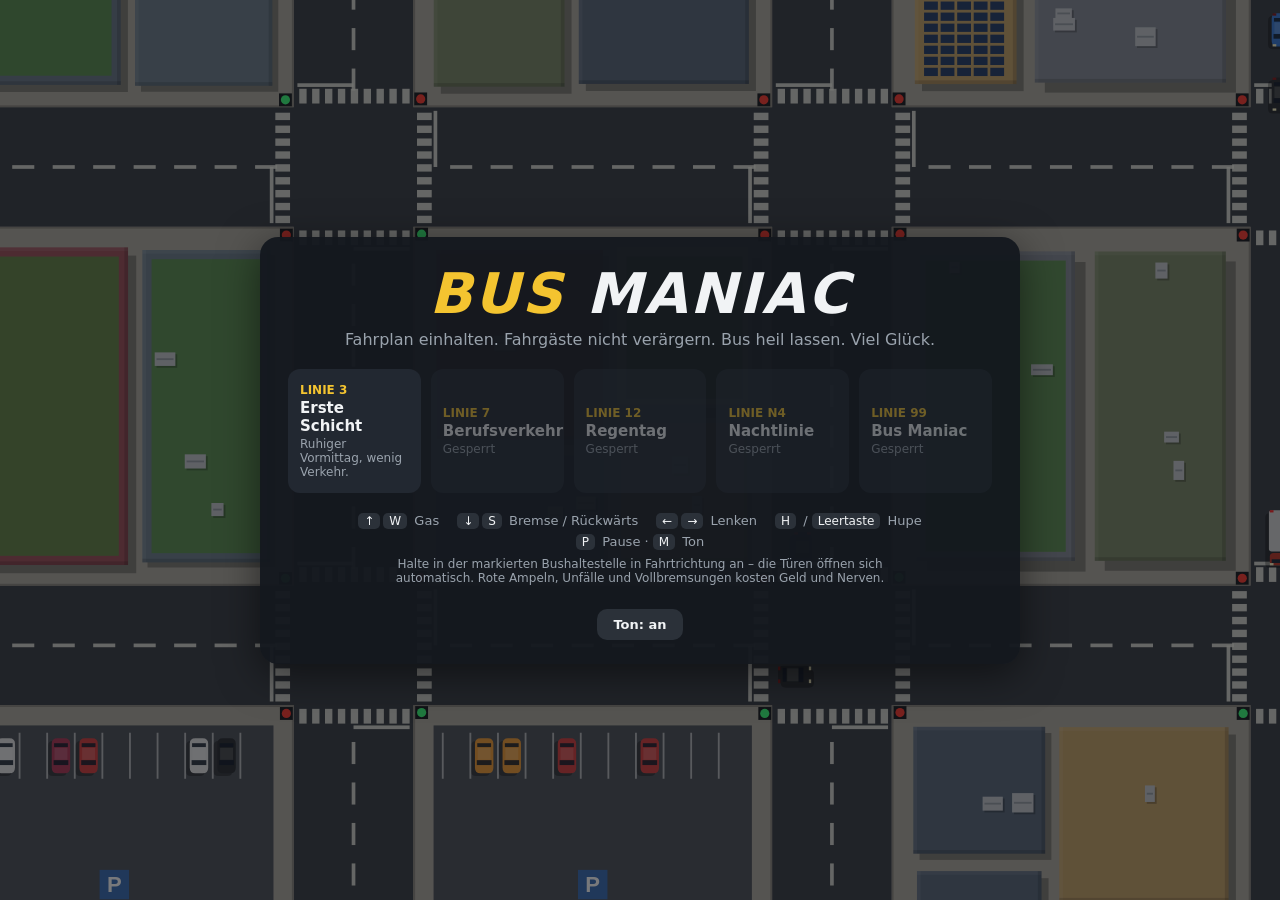
<file: index.html>
<!doctype html>
<html lang="de">
<head>
  <meta charset="utf-8">
  <meta name="viewport" content="width=device-width, initial-scale=1, maximum-scale=1, user-scalable=no">
  <meta name="theme-color" content="#14171c">
  <title>Bus Maniac</title>
  <link rel="stylesheet" href="style.css">
</head>
<body>
  <canvas id="game"></canvas>

  <!-- HUD -->
  <div id="hud" class="hidden">
    <div id="hud-left" class="panel">
      <div id="h-level" class="lvl"></div>
      <div id="h-money" class="money">0,00 €</div>
      <div id="h-progress" class="progress"></div>
    </div>

    <div id="hud-next" class="panel">
      <div class="label">Nächste Haltestelle</div>
      <div id="h-stop" class="stopname">–</div>
      <div id="h-sched" class="sched"></div>
      <div id="h-hint" class="hint"></div>
    </div>

    <canvas id="minimap" width="180" height="180"></canvas>

    <div id="hud-bottom" class="panel">
      <div class="speed"><span id="h-speed">0</span><small>km/h</small></div>
      <div class="col">
        <div class="stat">Fahrgäste <b id="h-pax">0/40</b></div>
        <div class="bar"><label>Schaden</label><div class="track"><div id="b-damage" class="fill dmg"></div></div></div>
        <div class="bar"><label>Stimmung</label><div class="track"><div id="b-mood" class="fill mood"></div></div></div>
      </div>
    </div>

    <div id="toasts"></div>
    <button id="btn-pause" class="icon-btn" aria-label="Pause">II</button>
  </div>

  <!-- Touch-Steuerung -->
  <div id="touch" class="hidden">
    <div class="tgroup left">
      <button data-key="left" aria-label="Links">◀</button>
      <button data-key="right" aria-label="Rechts">▶</button>
    </div>
    <div class="tgroup right">
      <button data-key="horn" class="small" aria-label="Hupe">📯</button>
      <button data-key="down" aria-label="Bremse / Rückwärts">▼</button>
      <button data-key="up" aria-label="Gas">▲</button>
    </div>
  </div>

  <!-- Hauptmenü -->
  <div id="menu" class="overlay">
    <div class="card wide">
      <h1 class="logo"><span>BUS</span> MANIAC</h1>
      <p class="tagline">Fahrplan einhalten. Fahrgäste nicht verärgern. Bus heil lassen. Viel Glück.</p>
      <div id="levels" class="levels"></div>
      <div class="help">
        <div><kbd>↑</kbd><kbd>W</kbd> Gas</div>
        <div><kbd>↓</kbd><kbd>S</kbd> Bremse / Rückwärts</div>
        <div><kbd>←</kbd><kbd>→</kbd> Lenken</div>
        <div><kbd>H</kbd> / <kbd>Leertaste</kbd> Hupe</div>
        <div><kbd>P</kbd> Pause · <kbd>M</kbd> Ton</div>
      </div>
      <p class="small-print">Halte in der markierten Bushaltestelle in Fahrtrichtung an – die Türen öffnen sich automatisch.
        Rote Ampeln, Unfälle und Vollbremsungen kosten Geld und Nerven.</p>
      <button id="btn-mute" class="ghost">Ton: an</button>
    </div>
  </div>

  <!-- Pause -->
  <div id="pause" class="overlay hidden">
    <div class="card">
      <h2>Pause</h2>
      <button id="btn-resume">Weiterfahren</button>
      <button id="btn-restart" class="ghost">Linie neu starten</button>
      <button id="btn-menu" class="ghost">Hauptmenü</button>
    </div>
  </div>

  <!-- Ergebnis -->
  <div id="result" class="overlay hidden">
    <div class="card">
      <h2 id="r-title">Schicht beendet</h2>
      <div id="r-stars" class="stars"></div>
      <div id="r-sub" class="sub"></div>
      <table id="r-table"></table>
      <div class="buttons">
        <button id="btn-next">Nächste Linie</button>
        <button id="btn-again" class="ghost">Nochmal</button>
        <button id="btn-menu2" class="ghost">Menü</button>
      </div>
    </div>
  </div>

  <script src="game.js"></script>
</body>
</html>
</file>
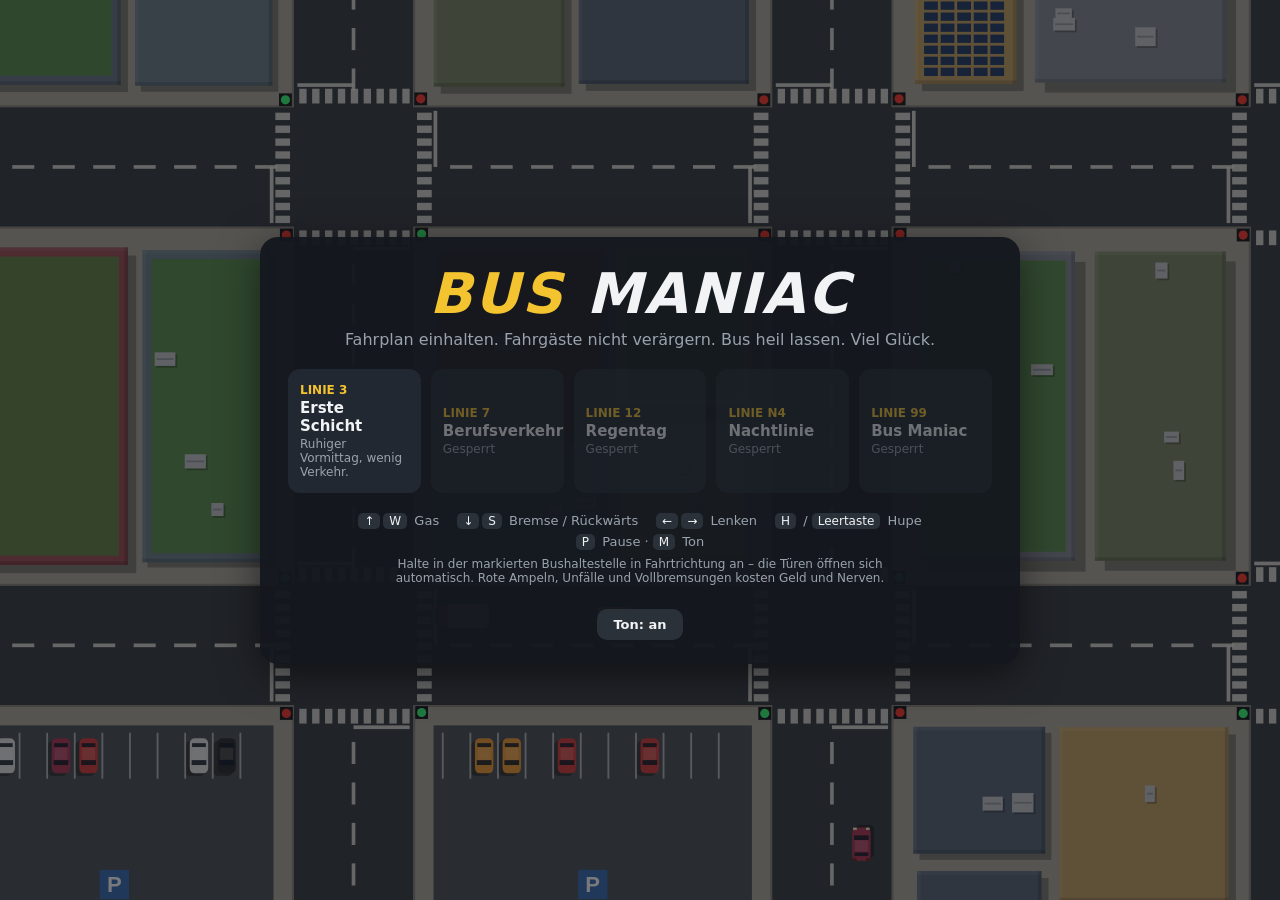
<file: bus-maniac-standalone.html>
<!doctype html>
<html lang="de">
<head>
  <meta charset="utf-8">
  <meta name="viewport" content="width=device-width, initial-scale=1, maximum-scale=1, user-scalable=no">
  <meta name="theme-color" content="#14171c">
  <title>Bus Maniac</title>
  <style>
:root {
  --bg: #14171c;
  --panel: rgba(18, 22, 28, 0.82);
  --text: #f1f3f5;
  --muted: #9aa3ad;
  --accent: #f4c430;
  --good: #4cd17a;
  --bad: #ff5a4f;
  --warn: #ffb02e;
}

* { box-sizing: border-box; }
html, body {
  margin: 0; height: 100%; overflow: hidden;
  background: var(--bg); color: var(--text);
  font-family: system-ui, -apple-system, "Segoe UI", Roboto, sans-serif;
  -webkit-user-select: none; user-select: none;
  -webkit-tap-highlight-color: transparent;
}
canvas#game { position: fixed; inset: 0; display: block; touch-action: none; }
.hidden { display: none !important; }

/* ---------- HUD ---------- */
.panel {
  position: fixed; background: var(--panel); border-radius: 12px;
  padding: 10px 14px; backdrop-filter: blur(4px);
  box-shadow: 0 4px 18px rgba(0,0,0,.35);
  pointer-events: none;
}
#hud-left { top: 12px; left: 12px; min-width: 170px; }
#hud-left .lvl { font-size: 12px; color: var(--muted); text-transform: uppercase; letter-spacing: .08em; }
#hud-left .money { font-size: 26px; font-weight: 800; color: var(--accent); font-variant-numeric: tabular-nums; }
#hud-left .progress { display: flex; gap: 4px; margin-top: 6px; flex-wrap: wrap; }
#hud-left .progress i { width: 12px; height: 12px; border-radius: 50%; background: #3a414b; display: block; }
#hud-left .progress i.done { background: var(--good); }
#hud-left .progress i.next { background: var(--accent); box-shadow: 0 0 0 2px rgba(244,196,48,.35); }

#hud-next { top: 12px; left: 50%; transform: translateX(-50%); text-align: center; min-width: 240px; }
#hud-next .label { font-size: 11px; color: var(--muted); text-transform: uppercase; letter-spacing: .08em; }
#hud-next .stopname { font-size: 20px; font-weight: 800; }
#hud-next .sched { font-size: 14px; font-variant-numeric: tabular-nums; margin-top: 2px; }
#hud-next .sched.late { color: var(--bad); }
#hud-next .sched.ok { color: var(--good); }
#hud-next .hint { font-size: 13px; color: var(--warn); min-height: 0; }

#minimap {
  position: fixed; top: 12px; right: 12px; width: 180px; height: 180px;
  border-radius: 12px; background: var(--panel);
  box-shadow: 0 4px 18px rgba(0,0,0,.35); pointer-events: none;
}

#hud-bottom { bottom: 12px; left: 12px; display: flex; gap: 16px; align-items: center; }
#hud-bottom .speed { font-size: 40px; font-weight: 800; font-variant-numeric: tabular-nums; line-height: 1; min-width: 92px; text-align: right; }
#hud-bottom .speed small { font-size: 12px; color: var(--muted); margin-left: 4px; font-weight: 600; }
#hud-bottom .col { display: flex; flex-direction: column; gap: 5px; min-width: 170px; }
#hud-bottom .stat { font-size: 13px; color: var(--muted); }
#hud-bottom .stat b { color: var(--text); font-variant-numeric: tabular-nums; }
.bar { display: flex; align-items: center; gap: 8px; font-size: 11px; color: var(--muted); }
.bar label { width: 62px; }
.track { flex: 1; height: 8px; border-radius: 4px; background: #2b3139; overflow: hidden; }
.fill { height: 100%; width: 0; border-radius: 4px; transition: width .15s; }
.fill.dmg { background: linear-gradient(90deg, #ffb02e, #ff5a4f); }
.fill.mood { background: linear-gradient(90deg, #ff5a4f, #ffd24a 45%, #4cd17a); background-size: 170px 100%; }

#toasts {
  position: fixed; top: 132px; left: 50%; transform: translateX(-50%);
  display: flex; flex-direction: column; align-items: center; gap: 6px; pointer-events: none;
}
.toast {
  background: var(--panel); padding: 7px 14px; border-radius: 999px; font-weight: 700; font-size: 15px;
  animation: toast-in .25s ease-out, toast-out .4s ease-in 2.2s forwards; white-space: nowrap;
}
.toast.good { color: var(--good); }
.toast.bad { color: var(--bad); }
.toast.warn { color: var(--warn); }
.toast.big { font-size: 22px; padding: 10px 22px; color: var(--accent); }
@keyframes toast-in { from { opacity: 0; transform: translateY(-8px) scale(.95); } }
@keyframes toast-out { to { opacity: 0; transform: translateY(-6px); } }

.icon-btn {
  position: fixed; right: 12px; top: 204px; width: 40px; height: 40px; border-radius: 10px;
  border: 0; background: var(--panel); color: var(--text); font-weight: 800; cursor: pointer;
}

/* ---------- Touch ---------- */
#touch { position: fixed; inset: auto 0 0 0; height: 0; pointer-events: none; }
#touch .tgroup { position: fixed; bottom: 18px; display: flex; gap: 12px; pointer-events: auto; }
#touch .tgroup.left { left: 16px; bottom: 110px; }
#touch .tgroup.right { right: 16px; align-items: flex-end; }
#touch button {
  width: 74px; height: 74px; border-radius: 50%; border: 2px solid rgba(255,255,255,.25);
  background: rgba(20,24,30,.6); color: #fff; font-size: 28px; touch-action: none;
}
#touch button.small { width: 52px; height: 52px; font-size: 22px; }
#touch button.active { background: rgba(244,196,48,.55); }

/* ---------- Overlays ---------- */
.overlay {
  position: fixed; inset: 0; display: flex; align-items: center; justify-content: center;
  background: rgba(10, 12, 16, .55); padding: 16px; overflow-y: auto;
}
.card {
  background: rgba(20, 24, 30, .95); border-radius: 18px; padding: 24px 28px;
  max-width: 440px; width: 100%; text-align: center; box-shadow: 0 10px 40px rgba(0,0,0,.5);
  margin: auto;
}
.card.wide { max-width: 760px; }
.logo { font-size: 56px; margin: 0; letter-spacing: .04em; font-weight: 900; font-style: italic; }
.logo span { color: var(--accent); }
.tagline { color: var(--muted); margin: 4px 0 20px; }
h2 { margin: 0 0 12px; }

.levels { display: grid; grid-template-columns: repeat(auto-fit, minmax(130px, 1fr)); gap: 10px; }
.level {
  background: #222831; border: 2px solid transparent; border-radius: 12px; padding: 12px 10px;
  color: var(--text); cursor: pointer; text-align: left; font: inherit;
}
.level:hover:not(:disabled) { border-color: var(--accent); }
.level:disabled { opacity: .4; cursor: not-allowed; }
.level .num { font-size: 12px; color: var(--accent); font-weight: 800; }
.level .name { font-weight: 800; font-size: 15px; margin: 2px 0; }
.level .desc { font-size: 12px; color: var(--muted); }
.level .best { font-size: 12px; margin-top: 6px; color: var(--accent); }

.help { display: flex; flex-wrap: wrap; justify-content: center; gap: 6px 18px; margin: 20px 0 8px; font-size: 13px; color: var(--muted); }
kbd { background: #2b3139; border-radius: 5px; padding: 1px 6px; font-family: inherit; color: var(--text); margin-right: 3px; font-size: 12px; }
.small-print { font-size: 12px; color: var(--muted); max-width: 560px; margin: 8px auto 14px; }

button { font: inherit; }
.card > button, .buttons button {
  display: block; width: 100%; margin-top: 10px; padding: 12px; border-radius: 10px; border: 0;
  background: var(--accent); color: #1a1a1a; font-weight: 800; font-size: 16px; cursor: pointer;
}
.card > button.ghost, .buttons button.ghost { background: #2b3139; color: var(--text); }
#btn-mute { width: auto; display: inline-block; padding: 8px 16px; font-size: 13px; }

.stars { font-size: 44px; letter-spacing: 6px; color: #3a414b; }
.stars .on { color: var(--accent); }
.sub { color: var(--muted); margin-bottom: 10px; }
#r-table { width: 100%; border-collapse: collapse; font-variant-numeric: tabular-nums; margin-bottom: 6px; }
#r-table td { padding: 5px 4px; border-bottom: 1px solid #2b3139; font-size: 14px; }
#r-table td:last-child { text-align: right; font-weight: 700; }
#r-table tr.total td { border-bottom: 0; font-size: 18px; color: var(--accent); padding-top: 10px; }
.pos { color: var(--good); }
.neg { color: var(--bad); }

/* ---------- Mobile ---------- */
@media (max-width: 720px) {
  .panel { padding: 7px 10px; border-radius: 10px; }
  #hud-left { top: 8px; left: 8px; min-width: 0; max-width: calc(100vw - 190px); }
  #hud-left .lvl { font-size: 10px; white-space: nowrap; overflow: hidden; text-overflow: ellipsis; }
  #hud-left .money { font-size: 20px; }
  #hud-left .progress i { width: 9px; height: 9px; }
  #minimap { top: 8px; right: 8px; width: 112px; height: 112px; }
  .icon-btn { top: 8px; right: 128px; width: 36px; height: 36px; }
  #hud-bottom { top: 96px; left: 8px; bottom: auto; gap: 10px; }
  #hud-bottom .speed { font-size: 24px; min-width: 50px; }
  #hud-bottom .col { min-width: 110px; gap: 3px; }
  #hud-bottom .stat { font-size: 11px; }
  .bar label { width: 48px; font-size: 10px; }
  #hud-next { top: 128px; right: 8px; left: auto; transform: none; min-width: 0; max-width: 44vw; text-align: right; }
  #hud-next .label { font-size: 9px; }
  #hud-next .stopname { font-size: 15px; }
  #hud-next .sched { font-size: 12px; }
  #toasts { top: 200px; width: 92vw; }
  .toast { white-space: normal; text-align: center; font-size: 13px; }
  .toast.big { font-size: 16px; }
  #touch .tgroup.left { bottom: 18px; }
  .logo { font-size: 40px; }
  .card { padding: 20px 16px; }
}

/* Hupe über den Pedalen, damit sie auf schmalen Displays nicht überlappt */
#touch .tgroup.right { position: fixed; }
#touch .tgroup.right button.small { position: absolute; right: 11px; top: -66px; }

</style>
</head>
<body>
  <canvas id="game"></canvas>

  <!-- HUD -->
  <div id="hud" class="hidden">
    <div id="hud-left" class="panel">
      <div id="h-level" class="lvl"></div>
      <div id="h-money" class="money">0,00 €</div>
      <div id="h-progress" class="progress"></div>
    </div>

    <div id="hud-next" class="panel">
      <div class="label">Nächste Haltestelle</div>
      <div id="h-stop" class="stopname">–</div>
      <div id="h-sched" class="sched"></div>
      <div id="h-hint" class="hint"></div>
    </div>

    <canvas id="minimap" width="180" height="180"></canvas>

    <div id="hud-bottom" class="panel">
      <div class="speed"><span id="h-speed">0</span><small>km/h</small></div>
      <div class="col">
        <div class="stat">Fahrgäste <b id="h-pax">0/40</b></div>
        <div class="bar"><label>Schaden</label><div class="track"><div id="b-damage" class="fill dmg"></div></div></div>
        <div class="bar"><label>Stimmung</label><div class="track"><div id="b-mood" class="fill mood"></div></div></div>
      </div>
    </div>

    <div id="toasts"></div>
    <button id="btn-pause" class="icon-btn" aria-label="Pause">II</button>
  </div>

  <!-- Touch-Steuerung -->
  <div id="touch" class="hidden">
    <div class="tgroup left">
      <button data-key="left" aria-label="Links">◀</button>
      <button data-key="right" aria-label="Rechts">▶</button>
    </div>
    <div class="tgroup right">
      <button data-key="horn" class="small" aria-label="Hupe">📯</button>
      <button data-key="down" aria-label="Bremse / Rückwärts">▼</button>
      <button data-key="up" aria-label="Gas">▲</button>
    </div>
  </div>

  <!-- Hauptmenü -->
  <div id="menu" class="overlay">
    <div class="card wide">
      <h1 class="logo"><span>BUS</span> MANIAC</h1>
      <p class="tagline">Fahrplan einhalten. Fahrgäste nicht verärgern. Bus heil lassen. Viel Glück.</p>
      <div id="levels" class="levels"></div>
      <div class="help">
        <div><kbd>↑</kbd><kbd>W</kbd> Gas</div>
        <div><kbd>↓</kbd><kbd>S</kbd> Bremse / Rückwärts</div>
        <div><kbd>←</kbd><kbd>→</kbd> Lenken</div>
        <div><kbd>H</kbd> / <kbd>Leertaste</kbd> Hupe</div>
        <div><kbd>P</kbd> Pause · <kbd>M</kbd> Ton</div>
      </div>
      <p class="small-print">Halte in der markierten Bushaltestelle in Fahrtrichtung an – die Türen öffnen sich automatisch.
        Rote Ampeln, Unfälle und Vollbremsungen kosten Geld und Nerven.</p>
      <button id="btn-mute" class="ghost">Ton: an</button>
    </div>
  </div>

  <!-- Pause -->
  <div id="pause" class="overlay hidden">
    <div class="card">
      <h2>Pause</h2>
      <button id="btn-resume">Weiterfahren</button>
      <button id="btn-restart" class="ghost">Linie neu starten</button>
      <button id="btn-menu" class="ghost">Hauptmenü</button>
    </div>
  </div>

  <!-- Ergebnis -->
  <div id="result" class="overlay hidden">
    <div class="card">
      <h2 id="r-title">Schicht beendet</h2>
      <div id="r-stars" class="stars"></div>
      <div id="r-sub" class="sub"></div>
      <table id="r-table"></table>
      <div class="buttons">
        <button id="btn-next">Nächste Linie</button>
        <button id="btn-again" class="ghost">Nochmal</button>
        <button id="btn-menu2" class="ghost">Menü</button>
      </div>
    </div>
  </div>

  <script>
/* =========================================================================
   BUS MANIAC – ein Stadtbus-Spiel im Browser
   Reines HTML5-Canvas, keine Abhängigkeiten.
   ========================================================================= */
(() => {
'use strict';

// ---------------------------------------------------------------- Konstanten
const B = 520;          // Abstand der Kreuzungen (Blockraster)
const R = 130;          // Straßenbreite
const HALF = R / 2;
const L = 32;           // Fahrspur-Versatz von der Straßenmitte
const SW = 22;          // Gehwegbreite
const STOPLINE = HALF + 22;
const PX2KMH = 0.4;     // Pixel/s -> km/h
const FARE = 2.5;
const DIRS = [{ x: 1, y: 0 }, { x: 0, y: 1 }, { x: -1, y: 0 }, { x: 0, y: -1 }]; // O, S, W, N
const rightOf = d => DIRS[(d + 1) % 4];
const opp = d => (d + 2) % 4;
const TAU = Math.PI * 2;

const STOP_NAMES = [
  'Hauptbahnhof', 'Rathaus', 'Marktplatz', 'Lindenstraße', 'Schillerplatz', 'Goethestraße',
  'Stadtpark', 'Klinikum', 'Universität', 'Tierpark', 'Messe', 'Kirchplatz', 'Am Hafen',
  'Museumsinsel', 'Sportplatz', 'Rosenweg', 'Schwimmbad', 'Altstadt', 'Brunnenstraße',
  'Feuerwache', 'Bibliothek', 'Kastanienallee', 'Gewerbegebiet', 'Theater', 'Mühlenweg',
  'Lessingstraße', 'Busdepot', 'Ostfriedhof', 'Sonnenhof', 'Berliner Platz'
];

const LEVELS = [
  { name: 'Erste Schicht', desc: 'Ruhiger Vormittag, wenig Verkehr.', line: '3', n: 6, stops: 4, cars: 14, speedEst: 80, pax: [2, 5], seed: 11 },
  { name: 'Berufsverkehr', desc: 'Volle Straßen, volle Haltestellen.', line: '7', n: 7, stops: 6, cars: 38, speedEst: 88, pax: [3, 8], seed: 23 },
  { name: 'Regentag', desc: 'Nasse Fahrbahn, längerer Bremsweg.', line: '12', n: 7, stops: 6, cars: 30, speedEst: 80, pax: [3, 8], seed: 37, weather: 'rain' },
  { name: 'Nachtlinie', desc: 'Dunkle Straßen, müde Fahrgäste.', line: 'N4', n: 8, stops: 7, cars: 26, speedEst: 90, pax: [2, 7], seed: 41, night: true },
  { name: 'Bus Maniac', desc: 'Knapper Fahrplan, Chaos überall.', line: '99', n: 8, stops: 9, cars: 64, speedEst: 104, pax: [4, 10], seed: 59 },
];

// ---------------------------------------------------------------- Hilfsfunktionen
function mulberry32(a) {
  return function () {
    a |= 0; a = a + 0x6D2B79F5 | 0;
    let t = Math.imul(a ^ a >>> 15, 1 | a);
    t = t + Math.imul(t ^ t >>> 7, 61 | t) ^ t;
    return ((t ^ t >>> 14) >>> 0) / 4294967296;
  };
}
const clamp = (v, a, b) => v < a ? a : v > b ? b : v;
const lerp = (a, b, t) => a + (b - a) * t;
const angDiff = (a, b) => { let d = (a - b) % TAU; if (d > Math.PI) d -= TAU; if (d < -Math.PI) d += TAU; return d; };
const fmtMoney = v => (v < 0 ? '−' : '') + Math.abs(v).toFixed(2).replace('.', ',') + ' €';
const fmtTime = s => { s = Math.max(0, Math.round(s)); return Math.floor(s / 60) + ':' + String(s % 60).padStart(2, '0'); };
const randInt = (rng, a, b) => a + Math.floor(rng() * (b - a + 1));
function shuffle(arr, rng) { const a = arr.slice(); for (let i = a.length - 1; i > 0; i--) { const j = Math.floor(rng() * (i + 1)); [a[i], a[j]] = [a[j], a[i]]; } return a; }
function store(key, val) { try { if (val === undefined) return JSON.parse(localStorage.getItem(key)); localStorage.setItem(key, JSON.stringify(val)); } catch (e) { return null; } }

// Oriented bounding boxes + SAT
function corners(o) {
  const c = Math.cos(o.a), s = Math.sin(o.a);
  const fx = c * o.hl, fy = s * o.hl, rx = -s * o.hw, ry = c * o.hw;
  return [[o.x + fx + rx, o.y + fy + ry], [o.x + fx - rx, o.y + fy - ry], [o.x - fx - rx, o.y - fy - ry], [o.x - fx + rx, o.y - fy + ry]];
}
function sat(A, Bo) {
  const ca = corners(A), cb = corners(Bo);
  const axes = [[Math.cos(A.a), Math.sin(A.a)], [-Math.sin(A.a), Math.cos(A.a)], [Math.cos(Bo.a), Math.sin(Bo.a)], [-Math.sin(Bo.a), Math.cos(Bo.a)]];
  let best = Infinity, nx = 0, ny = 0;
  for (const [ax, ay] of axes) {
    let amin = Infinity, amax = -Infinity, bmin = Infinity, bmax = -Infinity;
    for (const p of ca) { const d = p[0] * ax + p[1] * ay; if (d < amin) amin = d; if (d > amax) amax = d; }
    for (const p of cb) { const d = p[0] * ax + p[1] * ay; if (d < bmin) bmin = d; if (d > bmax) bmax = d; }
    const o = Math.min(amax, bmax) - Math.max(amin, bmin);
    if (o <= 0) return null;
    if (o < best) {
      best = o;
      const dc = (A.x - Bo.x) * ax + (A.y - Bo.y) * ay;
      nx = dc < 0 ? -ax : ax; ny = dc < 0 ? -ay : ay;
    }
  }
  return { nx, ny, depth: best };
}
const rectObb = r => ({ x: r.x + r.w / 2, y: r.y + r.h / 2, a: 0, hl: r.w / 2, hw: r.h / 2 });

// ---------------------------------------------------------------- Audio
const Sound = {
  ctx: null, muted: store('bm_muted') === true,
  init() {
    if (this.ctx) { if (this.ctx.state === 'suspended') this.ctx.resume(); return; }
    try {
      const AC = window.AudioContext || window.webkitAudioContext;
      if (!AC) return;
      const ctx = this.ctx = new AC();
      this.master = ctx.createGain(); this.master.gain.value = this.muted ? 0 : 0.5; this.master.connect(ctx.destination);
      // Motor
      this.engF = ctx.createBiquadFilter(); this.engF.type = 'lowpass'; this.engF.frequency.value = 380;
      this.engG = ctx.createGain(); this.engG.gain.value = 0;
      this.eng1 = ctx.createOscillator(); this.eng1.type = 'sawtooth'; this.eng1.frequency.value = 45;
      this.eng2 = ctx.createOscillator(); this.eng2.type = 'square'; this.eng2.frequency.value = 22.5;
      const g2 = ctx.createGain(); g2.gain.value = 0.5;
      this.eng1.connect(this.engF); this.eng2.connect(g2); g2.connect(this.engF);
      this.engF.connect(this.engG); this.engG.connect(this.master);
      this.eng1.start(); this.eng2.start();
      // Hupe
      this.hornG = ctx.createGain(); this.hornG.gain.value = 0; this.hornG.connect(this.master);
      for (const f of [349, 440]) { const o = ctx.createOscillator(); o.type = 'square'; o.frequency.value = f; o.connect(this.hornG); o.start(); }
      // Rauschen
      const len = ctx.sampleRate;
      this.noiseBuf = ctx.createBuffer(1, len, ctx.sampleRate);
      const d = this.noiseBuf.getChannelData(0);
      for (let i = 0; i < len; i++) d[i] = Math.random() * 2 - 1;
    } catch (e) { this.ctx = null; }
  },
  setMuted(m) {
    this.muted = m; store('bm_muted', m);
    if (this.master) this.master.gain.value = m ? 0 : 0.5;
  },
  engine(speed, throttle, on) {
    if (!this.ctx) return;
    const t = this.ctx.currentTime;
    const sp = Math.abs(speed);
    const gear = sp < 70 ? sp / 70 : sp < 150 ? (sp - 70) / 80 : (sp - 150) / 100;
    const f = 38 + gear * 38 + sp * 0.06 + throttle * 6;
    this.eng1.frequency.setTargetAtTime(f, t, 0.08);
    this.eng2.frequency.setTargetAtTime(f / 2, t, 0.08);
    this.engF.frequency.setTargetAtTime(300 + throttle * 300 + sp, t, 0.1);
    this.engG.gain.setTargetAtTime(on ? 0.05 + throttle * 0.04 : 0, t, 0.1);
  },
  horn(on) { if (this.ctx) this.hornG.gain.setTargetAtTime(on ? 0.06 : 0, this.ctx.currentTime, 0.02); },
  beep(freq, dur, type = 'sine', gain = 0.15, delay = 0) {
    if (!this.ctx) return;
    const t = this.ctx.currentTime + delay;
    const o = this.ctx.createOscillator(), g = this.ctx.createGain();
    o.type = type; o.frequency.value = freq;
    g.gain.setValueAtTime(gain, t); g.gain.exponentialRampToValueAtTime(0.001, t + dur);
    o.connect(g); g.connect(this.master); o.start(t); o.stop(t + dur + 0.05);
  },
  noise(dur, freq, gain, type = 'lowpass') {
    if (!this.ctx) return;
    const t = this.ctx.currentTime;
    const s = this.ctx.createBufferSource(); s.buffer = this.noiseBuf;
    const f = this.ctx.createBiquadFilter(); f.type = type; f.frequency.value = freq;
    const g = this.ctx.createGain(); g.gain.setValueAtTime(gain, t); g.gain.exponentialRampToValueAtTime(0.001, t + dur);
    s.connect(f); f.connect(g); g.connect(this.master); s.start(t); s.stop(t + dur);
  },
  crash(power) { this.noise(0.35, 700, clamp(power, 0.15, 0.7)); this.beep(70, 0.25, 'triangle', clamp(power, 0.1, 0.5)); },
  ding() { this.beep(880, 0.15, 'sine', 0.18); this.beep(1320, 0.25, 'sine', 0.15, 0.12); },
  door() { this.noise(0.45, 2400, 0.12, 'bandpass'); },
  coin() { this.beep(1568, 0.08, 'square', 0.05); this.beep(2093, 0.12, 'square', 0.05, 0.06); },
  fine() { this.beep(330, 0.18, 'square', 0.08); this.beep(220, 0.3, 'square', 0.08, 0.18); },
  win() { [523, 659, 784, 1046].forEach((f, i) => this.beep(f, 0.3, 'triangle', 0.15, i * 0.12)); },
  lose() { [392, 330, 262, 196].forEach((f, i) => this.beep(f, 0.35, 'sawtooth', 0.08, i * 0.16)); },
};

// ---------------------------------------------------------------- DOM
const $ = id => document.getElementById(id);
const canvas = $('game'), ctx = canvas.getContext('2d');
const mini = $('minimap'), mctx = mini.getContext('2d');
const lightCanvas = document.createElement('canvas'), lctx = lightCanvas.getContext('2d');
let W = 0, H = 0, dpr = 1, zoomBase = 1;
const isTouch = ('ontouchstart' in window) || (navigator.maxTouchPoints > 0);
if (isTouch) document.body.classList.add('touch');

function resize() {
  dpr = Math.min(2, window.devicePixelRatio || 1);
  W = window.innerWidth; H = window.innerHeight;
  for (const c of [canvas, lightCanvas]) { c.width = Math.round(W * dpr); c.height = Math.round(H * dpr); }
  canvas.style.width = W + 'px'; canvas.style.height = H + 'px';
  zoomBase = clamp(Math.min(W, H) / 760, 0.5, 1.15);
  const ms = mini.clientWidth || 180;
  mini.width = Math.round(ms * dpr); mini.height = Math.round(ms * dpr);
  if (G.world) buildMinimapBase();
}
window.addEventListener('resize', resize);

const uiCache = new Map();
function setText(el, txt) { if (uiCache.get(el) !== txt) { uiCache.set(el, txt); el.textContent = txt; } }
function setStyle(el, prop, val) { const k = el.id + prop; if (uiCache.get(k) !== val) { uiCache.set(k, val); el.style[prop] = val; } }
function toast(text, cls = '') {
  const box = $('toasts');
  while (box.children.length > 3) box.firstChild.remove();
  const d = document.createElement('div');
  d.className = 'toast ' + cls; d.textContent = text;
  box.appendChild(d);
  setTimeout(() => d.remove(), 2700);
}

// ---------------------------------------------------------------- Spielzustand
const G = {
  state: 'menu', levelIdx: 0, lv: LEVELS[0], N: 6, world: null, lights: [], stops: [], cars: [],
  bus: null, t: 0, next: 0, money: 0, stats: null, floaters: [], particles: [], skids: [],
  cam: { x: 0, y: 0, z: 1 }, route: [], routeTimer: 0, rain: [], hintTimer: 0, warnCd: 0,
};

// ---------------------------------------------------------------- Welt erzeugen
const ROOFS = ['#b85c4a', '#8a8f99', '#c9a66b', '#6d7a8a', '#a0525b', '#7f8c6a', '#d0c3a8', '#5d6b7d', '#9b6f52', '#71828f'];
const CAR_COLORS = ['#d94141', '#3b7dd8', '#e8e8e8', '#2c2f33', '#f29e38', '#3aa36b', '#8e5cc4', '#c7c7c7', '#5aa9c9', '#b23a5a', '#f2d23a'];

function genWorld(N, rng) {
  const blocks = [];
  for (let bj = 0; bj < N; bj++) for (let bi = 0; bi < N; bi++) {
    const x0 = bi * B + HALF, y0 = bj * B + HALF, size = B - R;
    const b = { bi, bj, x0, y0, size, type: 'city', buildings: [], trees: [], parked: [], obs: [], pond: null };
    const ix = x0 + SW, iy = y0 + SW, is = size - 2 * SW;
    const r = rng();
    if (r < 0.13) {
      b.type = 'park';
      if (rng() < 0.6) b.pond = { x: ix + is * (0.3 + rng() * 0.4), y: iy + is * (0.3 + rng() * 0.4), rx: 45 + rng() * 35, ry: 30 + rng() * 25 };
      for (let k = 0; k < 60 && b.trees.length < 20; k++) {
        const tr = 11 + rng() * 10;
        const tx = ix + 14 + rng() * (is - 28), ty = iy + 14 + rng() * (is - 28);
        if (b.pond) { const ex = (tx - b.pond.x) / (b.pond.rx + tr + 6), ey = (ty - b.pond.y) / (b.pond.ry + tr + 6); if (ex * ex + ey * ey < 1) continue; }
        if (Math.abs(tx - (ix + is / 2)) < tr + 10 || Math.abs(ty - (iy + is / 2)) < tr + 10) continue; // Wege frei lassen
        if (b.trees.some(t => Math.hypot(t.x - tx, t.y - ty) < t.r + tr + 4)) continue;
        b.trees.push({ x: tx, y: ty, r: tr, shade: rng() });
        const s = tr * 0.9;
        b.obs.push({ x: tx - s / 2, y: ty - s / 2, w: s, h: s });
      }
    } else if (r < 0.21) {
      b.type = 'parking';
      const cols = Math.floor((is - 20) / 30);
      for (const row of [0, 1]) for (let c = 0; c < cols; c++) {
        if (rng() < 0.4) continue;
        const px = ix + 10 + c * 30 + 15, py = row === 0 ? iy + 8 + 25 : iy + is - 8 - 25;
        const car = { x: px, y: py, a: Math.PI / 2 + (row ? Math.PI : 0), hl: 19, hw: 10, color: CAR_COLORS[Math.floor(rng() * CAR_COLORS.length)] };
        b.parked.push(car);
        b.obs.push({ x: px - 10, y: py - 19, w: 20, h: 38 });
      }
    } else {
      const split = (x, y, w, h, depth) => {
        if (depth <= 0 || (w < 140 && h < 140)) {
          const ins = rng() * 6;
          const bd = { x: x + ins, y: y + ins, w: w - ins * 2, h: h - ins * 2, color: ROOFS[Math.floor(rng() * ROOFS.length)], height: 6 + rng() * 14, units: [], kind: rng() };
          const nu = Math.floor(rng() * 4);
          for (let u = 0; u < nu; u++) {
            const uw = 10 + rng() * 14, uh = 10 + rng() * 14;
            bd.units.push({ x: bd.x + 8 + rng() * Math.max(1, bd.w - uw - 16), y: bd.y + 8 + rng() * Math.max(1, bd.h - uh - 16), w: uw, h: uh });
          }
          b.buildings.push(bd);
          b.obs.push({ x: bd.x, y: bd.y, w: bd.w, h: bd.h });
          return;
        }
        const gap = 12;
        if (w >= h) { const s = w * (0.35 + rng() * 0.3); split(x, y, s - gap / 2, h, depth - 1); split(x + s + gap / 2, y, w - s - gap / 2, h, depth - 1); }
        else { const s = h * (0.35 + rng() * 0.3); split(x, y, w, s - gap / 2, depth - 1); split(x, y + s + gap / 2, w, h - s - gap / 2, depth - 1); }
      };
      split(ix, iy, is, is, 1 + Math.floor(rng() * 3));
    }
    blocks.push(b);
  }
  // Begrenzung der Stadt
  const S = N * B, M = HALF + 40;
  const walls = [
    { x: -M - 400, y: -M - 400, w: S + 2 * M + 800, h: 400 },
    { x: -M - 400, y: S + M, w: S + 2 * M + 800, h: 400 },
    { x: -M - 400, y: -M, w: 400, h: S + 2 * M },
    { x: S + M, y: -M, w: 400, h: S + 2 * M },
  ];
  return { N, blocks, walls, size: S, M };
}

function genLights(N, rng) {
  const lights = [];
  for (let j = 0; j <= N; j++) for (let i = 0; i <= N; i++) {
    let deg = 0;
    for (const d of DIRS) { const ni = i + d.x, nj = j + d.y; if (ni >= 0 && nj >= 0 && ni <= N && nj <= N) deg++; }
    lights.push(deg >= 3 ? { off: rng() * 16 } : null);
  }
  return lights;
}

function lightState(i, j, axis) {
  if (i < 0 || j < 0 || i > G.N || j > G.N) return 'green';
  const lt = G.lights[j * (G.N + 1) + i];
  if (!lt) return 'green';
  const t = (G.t + lt.off) % 16;
  if (axis === 0) return t < 6 ? 'green' : t < 7.5 ? 'yellow' : 'red';
  return t < 8 ? 'red' : t < 14 ? 'green' : t < 15.5 ? 'yellow' : 'red';
}

function stopGeom(d, i, j) {
  // Haltestelle auf dem Segment ab Knoten (i,j) in Richtung d
  const f = DIRS[d], r = rightOf(d);
  const cx = i * B + f.x * B / 2, cy = j * B + f.y * B / 2;
  return {
    x: cx + r.x * L, y: cy + r.y * L,
    sx: cx + r.x * (HALF + SW / 2 + 4), sy: cy + r.y * (HALF + SW / 2 + 4),
    ai: i, aj: j,
  };
}

function genStops(lv, N, rng) {
  const names = shuffle(STOP_NAMES, rng);
  const stops = [];
  const used = new Set();
  for (let k = 0; k < lv.stops; k++) {
    let chosen = null;
    for (let tries = 0; tries < 400 && !chosen; tries++) {
      const d = randInt(rng, 0, 3);
      const f = DIRS[d];
      const i = randInt(rng, 0, N), j = randInt(rng, 0, N);
      const ni = i + f.x, nj = j + f.y;
      if (ni < 0 || nj < 0 || ni > N || nj > N) continue;
      // keine Haltestellen auf den Außenrändern (die sind leer und langweilig)
      if (d % 2 === 0 && (j === 0 || j === N)) continue;
      if (d % 2 === 1 && (i === 0 || i === N)) continue;
      const key = Math.min(i, ni) + ',' + Math.min(j, nj) + ',' + (d % 2);
      if (used.has(key)) continue;
      const g = stopGeom(d, i, j);
      if (stops.length) {
        const p = stops[stops.length - 1];
        const dist = Math.abs(p.x - g.x) + Math.abs(p.y - g.y);
        const lo = tries < 300 ? 1.4 * B : 0.8 * B, hi = tries < 300 ? 3.4 * B : 6 * B;
        if (dist < lo || dist > hi) continue;
      }
      used.add(key);
      chosen = Object.assign({ d }, g);
    }
    if (!chosen) { if (stops.length >= 2) break; else continue; }
    const last = k === lv.stops - 1;
    chosen.name = names[k % names.length];
    chosen.waiting = last ? 0 : randInt(rng, lv.pax[0], lv.pax[1]);
    chosen.initial = chosen.waiting;
    chosen.done = false; chosen.arrived = false;
    stops.push(chosen);
  }
  // Fahrplan
  let t = 0;
  stops.forEach((s, k) => {
    if (k === 0) { s.sched = 0; return; }
    const p = stops[k - 1];
    t += 4 + p.initial * 0.45;
    const path = planRoute(p.ai + DIRS[p.d].x, p.aj + DIRS[p.d].y, p.d, s);
    let len = B / 2 + B / 2; // vom Halt zum Knoten + vom Knoten zum Halt
    let turns = 0;
    for (let q = 1; q < path.length; q++) len += B;
    for (let q = 1; q < path.dirs.length; q++) if (path.dirs[q] !== path.dirs[q - 1]) turns++;
    t += len / lv.speedEst + turns * 2.5 + 3;
    s.sched = Math.round(t);
  });
  return stops;
}

// Kürzeste Route (Dijkstra über Knoten+Richtung) zum Anfahrtsknoten einer Haltestelle
function planRoute(si, sj, sd, stop) {
  const N = G.N;
  const n = (N + 1) * (N + 1) * 4;
  const dist = new Float32Array(n).fill(Infinity), prev = new Int32Array(n).fill(-1);
  si = clamp(si, 0, N); sj = clamp(sj, 0, N);
  const idx = (i, j, d) => ((j * (N + 1) + i) << 2) | d;
  const start = idx(si, sj, sd);
  dist[start] = 0;
  const open = [start];
  let goal = null;
  while (open.length) {
    let bi = 0;
    for (let k = 1; k < open.length; k++) if (dist[open[k]] < dist[open[bi]]) bi = k;
    const cur = open[bi]; open.splice(bi, 1);
    const d = cur & 3, node = cur >> 2, i = node % (N + 1), j = Math.floor(node / (N + 1));
    if (i === stop.ai && j === stop.aj) {
      const fin = dist[cur] + (d === stop.d ? 0 : d === opp(stop.d) ? 4 : 0.35);
      if (!goal || fin < goal.cost) goal = { s: cur, cost: fin };
    }
    for (let nd = 0; nd < 4; nd++) {
      const f = DIRS[nd], ni = i + f.x, nj = j + f.y;
      if (ni < 0 || nj < 0 || ni > N || nj > N) continue;
      const c = dist[cur] + 1 + (nd === d ? 0 : nd === opp(d) ? 4 : 0.35);
      const nx = idx(ni, nj, nd);
      if (c < dist[nx]) { if (dist[nx] === Infinity) open.push(nx); dist[nx] = c; prev[nx] = cur; }
    }
  }
  const nodes = [], dirs = [];
  let s = goal ? goal.s : start;
  while (s >= 0) { const node = s >> 2; nodes.unshift({ i: node % (N + 1), j: Math.floor(node / (N + 1)) }); dirs.unshift(s & 3); s = prev[s]; }
  nodes.dirs = dirs;
  return nodes;
}

// ---------------------------------------------------------------- Verkehr
function chooseDir(c) {
  const opts = [];
  for (let nd = 0; nd < 4; nd++) {
    if (nd === opp(c.d)) continue;
    const ni = c.ti + DIRS[nd].x, nj = c.tj + DIRS[nd].y;
    if (ni < 0 || nj < 0 || ni > G.N || nj > G.N) continue;
    opts.push(nd); if (nd === c.d) opts.push(nd, nd);
  }
  return opts.length ? opts[Math.floor(Math.random() * opts.length)] : opp(c.d);
}

function spawnCar(rng, avoidBus) {
  const N = G.N;
  for (let tries = 0; tries < 80; tries++) {
    const d = randInt(rng, 0, 3), f = DIRS[d], r = rightOf(d);
    const ai = randInt(rng, 0, N), aj = randInt(rng, 0, N);
    const ti = ai + f.x, tj = aj + f.y;
    if (ti < 0 || tj < 0 || ti > N || tj > N) continue;
    const s = HALF + 40 + rng() * (B - R - 80);
    const x = ai * B + f.x * s + r.x * L, y = aj * B + f.y * s + r.y * L;
    if (avoidBus && G.bus && Math.hypot(x - G.bus.x, y - G.bus.y) < 380) continue;
    if (G.cars.some(o => Math.abs(o.x - x) < 70 && Math.abs(o.y - y) < 70)) continue;
    const kind = rng();
    const car = {
      x, y, d, ti, tj, nd: d, v: 40 + rng() * 60, ang: d * Math.PI / 2,
      hl: kind < 0.12 ? 30 : kind < 0.2 ? 22 : 18, hw: kind < 0.12 ? 13 : 10,
      vmax: 120 + rng() * 70, kind: kind < 0.12 ? 'truck' : kind < 0.2 ? 'taxi' : 'car',
      color: kind < 0.12 ? '#e6e6e6' : kind < 0.2 ? '#f6c82b' : CAR_COLORS[Math.floor(rng() * CAR_COLORS.length)],
      stun: 0, honk: 0,
    };
    car.nd = chooseDir(car);
    G.cars.push(car);
    return car;
  }
  return null;
}

const gapSpeed = g => g <= 0 ? 0 : Math.sqrt(2 * 240 * g);

function updateCars(dt) {
  const bus = G.bus;
  const busPts = bus ? corners(busObb()).concat([[bus.x, bus.y], [bus.x + Math.cos(bus.a) * bus.hl, bus.y + Math.sin(bus.a) * bus.hl], [bus.x - Math.cos(bus.a) * bus.hl, bus.y - Math.sin(bus.a) * bus.hl]]) : [];
  for (const c of G.cars) {
    const f = DIRS[c.d], r = rightOf(c.d);
    let vdes = c.vmax;
    if (c.stun > 0) { c.stun -= dt; vdes = 0; }
    const cx = c.ti * B, cy = c.tj * B;
    const toCenter = (cx - c.x) * f.x + (cy - c.y) * f.y;
    const stopGap = toCenter - STOPLINE - c.hl;
    if (stopGap > -4) {
      const st = lightState(c.ti, c.tj, c.d % 2);
      if (st === 'red' || (st === 'yellow' && stopGap > 30)) vdes = Math.min(vdes, gapSpeed(stopGap));
    }
    if (c.nd !== c.d && toCenter < 160 && toCenter > -HALF) vdes = Math.min(vdes, 75);
    // Vordermann
    for (const o of G.cars) {
      if (o === c) continue;
      const dx = o.x - c.x, dy = o.y - c.y;
      if (dx > 220 || dx < -220 || dy > 220 || dy < -220) continue;
      const along = dx * f.x + dy * f.y;
      if (along <= 0 || along > 200) continue;
      const lat = dx * r.x + dy * r.y;
      if (Math.abs(lat) > 15) continue;
      vdes = Math.min(vdes, gapSpeed(along - c.hl - o.hl - 8));
    }
    // Bus
    if (bus && Math.abs(bus.x - c.x) < 300 && Math.abs(bus.y - c.y) < 300) {
      let blocked = false;
      for (const p of busPts) {
        const dx = p[0] - c.x, dy = p[1] - c.y;
        const along = dx * f.x + dy * f.y;
        if (along <= 0 || along > 240) continue;
        if (Math.abs(dx * r.x + dy * r.y) > c.hw + 8) continue;
        vdes = Math.min(vdes, gapSpeed(along - c.hl - 10));
        blocked = true;
      }
      if (blocked && c.v < 5) { c.honk += dt; if (c.honk > 6 && Math.random() < dt * 0.3) { c.honk = 3; if (Math.hypot(c.x - bus.x, c.y - bus.y) < 400) Sound.beep(520, 0.25, 'square', 0.04); } }
      else c.honk = Math.max(0, c.honk - dt);
    }
    c.v = c.v < vdes ? Math.min(vdes, c.v + 110 * dt) : Math.max(vdes, c.v - 420 * dt);
    c.x += f.x * c.v * dt; c.y += f.y * c.v * dt;
    // Kreuzung: abbiegen oder geradeaus
    if (c.nd === c.d) {
      if ((cx - c.x) * f.x + (cy - c.y) * f.y <= 0) { c.ti += f.x; c.tj += f.y; c.nd = chooseDir(c); }
    } else {
      const rn = rightOf(c.nd);
      const px = cx + L * (r.x + rn.x), py = cy + L * (r.y + rn.y);
      if ((px - c.x) * f.x + (py - c.y) * f.y <= 0) {
        c.x = px; c.y = py; c.d = c.nd;
        c.ti += DIRS[c.d].x; c.tj += DIRS[c.d].y; c.nd = chooseDir(c);
      }
    }
    c.ang += angDiff(c.d * Math.PI / 2, c.ang) * Math.min(1, dt * 7);
  }
}

// ---------------------------------------------------------------- Bus
function makeBus(stop) {
  return {
    x: stop.x, y: stop.y, a: stop.d * Math.PI / 2, v: 0, steer: 0,
    hl: 50, hw: 17, wheelbase: 62,
    damage: 0, mood: 100, pax: [], cap: 40,
    doorsOpen: false, doorAnim: 0, exTimer: 0, closeTimer: 0,
    brakeHold: 0, hitCd: 0, inInter: null, throttle: 0, braking: false,
  };
}
const busObb = () => ({ x: G.bus.x, y: G.bus.y, a: G.bus.a, hl: G.bus.hl, hw: G.bus.hw });

const keys = { up: false, down: false, left: false, right: false, horn: false };

function updateBus(dt) {
  const b = G.bus, lv = G.lv;
  const grip = lv.weather === 'rain' ? 0.68 : 1;
  const maxSteer = 0.62 / (1 + Math.abs(b.v) / 260);
  const target = ((keys.right ? 1 : 0) - (keys.left ? 1 : 0)) * maxSteer;
  b.steer += clamp(target - b.steer, -3.2 * dt, 3.2 * dt);

  let acc = 0;
  b.braking = false;
  if (keys.up && !keys.down) {
    acc = b.v < -5 ? 450 * grip : 115 * Math.max(0, 1 - b.v / 250) + 10;
  } else if (keys.down) {
    if (b.v > 5) { b.brakeHold += dt; acc = -(200 + Math.min(1, b.brakeHold / 0.7) * 300) * grip; b.braking = true; }
    else acc = b.v > -60 ? -90 : 0;
  } else {
    acc = -Math.sign(b.v) * 40;
    if (Math.abs(b.v) < 3) { b.v = 0; acc = 0; }
  }
  if (!keys.down) b.brakeHold = 0;
  b.throttle = keys.up ? 1 : 0;

  const prevV = b.v;
  b.v += acc * dt;
  if (keys.down && prevV > 5 && b.v < 0) b.v = 0;
  b.v = clamp(b.v, -70, 240);

  // Regen: etwas Rutschen in Kurven
  let yaw = b.v / b.wheelbase * Math.tan(b.steer);
  if (lv.weather === 'rain' && Math.abs(b.v) > 140) yaw *= 0.85;
  b.a += yaw * dt;
  b.x += Math.cos(b.a) * b.v * dt;
  b.y += Math.sin(b.a) * b.v * dt;

  // Komfort der Fahrgäste
  if (b.pax.length > 0) {
    const decel = (prevV - b.v) / dt;
    const lat = Math.abs(b.v * yaw);
    let disc = 0;
    if (decel > 340 && prevV > 25) disc += (decel - 340) * 0.07;
    if (lat > 175) disc += (lat - 175) * 0.08;
    if (Math.abs(b.v) > 210) disc += 1.5;
    if (disc > 0) {
      b.mood -= disc * dt;
      if (G.warnCd <= 0) { toast(decel > 340 ? 'Sanfter bremsen!' : lat > 175 ? 'Die Kurve war zu schnell!' : 'Zu schnell!', 'warn'); G.warnCd = 3.5; }
    } else b.mood = Math.min(100, b.mood + 0.5 * dt);
    if ((decel > 380 && prevV > 40) || lat > 220) addSkid(b);
  }
  G.warnCd -= dt;
  b.hitCd -= dt;
  b.doorAnim = clamp(b.doorAnim + (b.doorsOpen ? 3 : -3) * dt, 0, 1);
}

function addSkid(b) {
  const c = Math.cos(b.a), s = Math.sin(b.a), rx = -s * (b.hw - 3), ry = c * (b.hw - 3);
  const bx = b.x - c * (b.hl - 14), by = b.y - s * (b.hl - 14);
  G.skids.push({ x: bx + rx, y: by + ry, t: 8 }, { x: bx - rx, y: by - ry, t: 8 });
  if (G.skids.length > 600) G.skids.splice(0, G.skids.length - 600);
}

function busCollisions() {
  const b = G.bus;
  const bo = busObb();
  const bi = Math.floor(b.x / B), bj = Math.floor(b.y / B);
  const statics = [...G.world.walls];
  for (let dj = -1; dj <= 1; dj++) for (let di = -1; di <= 1; di++) {
    const i = bi + di, j = bj + dj;
    if (i < 0 || j < 0 || i >= G.N || j >= G.N) continue;
    statics.push(...G.world.blocks[j * G.N + i].obs);
  }
  for (const r of statics) {
    if (b.x + 80 < r.x || b.x - 80 > r.x + r.w || b.y + 80 < r.y || b.y - 80 > r.y + r.h) continue;
    const m = sat(busObb(), rectObb(r));
    if (m) resolveHit(m, null);
  }
  for (const c of G.cars) {
    if (Math.abs(c.x - b.x) > 110 || Math.abs(c.y - b.y) > 110) continue;
    const m = sat(busObb(), { x: c.x, y: c.y, a: c.ang, hl: c.hl, hw: c.hw });
    if (m) resolveHit(m, c);
  }
  void bo;
}

function resolveHit(m, car) {
  const b = G.bus;
  b.x += m.nx * m.depth; b.y += m.ny * m.depth;
  const fx = Math.cos(b.a), fy = Math.sin(b.a);
  const vn = (fx * m.nx + fy * m.ny) * b.v; // <0: in das Hindernis hinein
  const impact = Math.max(0, -vn) + (car ? car.v * 0.3 : 0);
  b.v *= 1 - 0.85 * Math.abs(fx * m.nx + fy * m.ny);
  if (car) { car.v = 0; car.stun = 1.2; }
  if (impact > 22 && b.hitCd <= 0) {
    const dmg = Math.min(30, (impact - 15) * (car ? 0.1 : 0.075));
    b.damage = Math.min(100, b.damage + dmg);
    b.mood -= Math.min(20, impact * 0.06) * (b.pax.length ? 1 : 0.2);
    b.hitCd = 0.5;
    Sound.crash(impact / 250);
    const px = b.x - m.nx * b.hw, py = b.y - m.ny * b.hw;
    for (let k = 0; k < 14; k++) {
      const a = Math.random() * TAU, sp = 40 + Math.random() * 160;
      G.particles.push({ x: px, y: py, vx: Math.cos(a) * sp, vy: Math.sin(a) * sp, t: 0.4 + Math.random() * 0.4, c: Math.random() < 0.5 ? '#ffd24a' : '#ff8a3a' });
    }
    if (car) {
      const cost = Math.round(10 + impact * 0.15);
      G.stats.fines += cost; G.money -= cost;
      floater(b.x, b.y - 40, '−' + cost + ' €', '#ff5a4f');
      toast('Unfall! Selbstbeteiligung ' + cost + ' €', 'bad');
    } else if (impact > 60) toast('Autsch! Das gibt Kratzer.', 'bad');
  }
}

function floater(x, y, text, color) { G.floaters.push({ x, y, text, color, t: 1.6 }); }

// ---------------------------------------------------------------- Haltestellen-Logik
function stopLogic(dt) {
  const b = G.bus, s = G.stops[G.next];
  setText($('h-hint'), '');
  if (!s) return;
  const f = DIRS[s.d], r = rightOf(s.d);
  const dx = b.x - s.x, dy = b.y - s.y;
  const along = dx * f.x + dy * f.y, lat = dx * r.x + dy * r.y;
  const ang = Math.abs(angDiff(b.a, s.d * Math.PI / 2));
  const inZone = Math.abs(along) < 62 && Math.abs(lat) < 24 && ang < 0.45;

  if (!b.doorsOpen) {
    if (inZone && Math.abs(b.v) < 6) openDoors(s);
    else if (inZone) setText($('h-hint'), 'Anhalten!');
    else if (Math.abs(along) < 110 && Math.abs(lat) < 70) {
      if (ang > 2.2) setText($('h-hint'), 'Falsche Fahrtrichtung!');
      else if (Math.abs(lat) >= 24 || ang >= 0.45) setText($('h-hint'), 'Näher an den Bordstein');
    }
    return;
  }
  // Türen offen: Fahrgastwechsel
  if (!inZone || Math.abs(b.v) > 8) { departEarly(s); return; }
  b.exTimer -= dt;
  if (b.exTimer > 0) return;
  const k = G.next;
  const leaving = b.pax.findIndex(d => d === k);
  if (leaving >= 0) {
    b.pax.splice(leaving, 1);
    const tip = b.mood > 75 ? 0.5 : b.mood > 50 ? 0.2 : 0;
    if (tip) { G.money += tip; G.stats.tips += tip; }
    G.stats.delivered++;
    b.exTimer = 0.28;
    return;
  }
  if (s.waiting > 0 && b.pax.length < b.cap) {
    s.waiting--;
    const dest = randInt(Math.random, k + 1, G.stops.length - 1);
    b.pax.push(dest);
    G.money += FARE; G.stats.fares += FARE;
    floater(b.x, b.y - 30, '+' + fmtMoney(FARE), '#4cd17a');
    Sound.coin();
    b.exTimer = 0.33;
    return;
  }
  if (s.waiting > 0) { G.stats.missed += s.waiting; s.waiting = 0; toast('Bus voll! Fahrgäste bleiben zurück.', 'warn'); }
  b.closeTimer += dt;
  if (b.closeTimer > 0.6) closeDoors(s);
}

function openDoors(s) {
  const b = G.bus;
  b.doorsOpen = true; b.exTimer = 0.6; b.closeTimer = 0; b.v = 0;
  Sound.door();
  if (!s.arrived) {
    s.arrived = true;
    const k = G.next;
    if (k > 0) {
      const late = G.t - s.sched;
      if (late <= 4) {
        const bonus = late < -10 ? 6 : 10;
        G.money += bonus; G.stats.punctual += bonus; G.stats.onTime++;
        toast(late < -10 ? 'Zu früh – aber gut! +' + bonus + ' €' : 'Pünktlich! +' + bonus + ' €', 'good');
        floater(b.x, b.y - 50, '+' + bonus + ' €', '#4cd17a');
      } else {
        const pen = Math.min(25, Math.round(late * 0.5));
        G.money -= pen; G.stats.late += pen;
        b.mood -= Math.min(15, late * 0.12);
        toast(fmtTime(late) + ' Verspätung (−' + pen + ' €)', 'bad');
      }
    } else toast('Einsteigen bitte!', 'good');
  }
}

function closeDoors(s) {
  const b = G.bus;
  b.doorsOpen = false;
  s.done = true;
  Sound.door();
  G.next++;
  if (G.next >= G.stops.length) { finishLevel(true); return; }
  Sound.ding();
  toast('Nächster Halt: ' + G.stops[G.next].name);
  G.routeTimer = 0;
}

function departEarly(s) {
  const b = G.bus, k = G.next;
  b.doorsOpen = false;
  Sound.door();
  let msg = [];
  const stayed = b.pax.filter(d => d === k).length;
  if (stayed) {
    b.pax = b.pax.map(d => d === k ? Math.min(G.stops.length - 1, k + 1) : d);
    b.mood -= stayed * 4; msg.push(stayed + ' konnten nicht aussteigen');
  }
  if (s.waiting > 0) {
    G.stats.missed += s.waiting; b.mood -= s.waiting * 2;
    msg.push(s.waiting + ' stehen gelassen'); s.waiting = 0;
  }
  if (msg.length) toast('Losgefahren! ' + msg.join(', '), 'bad');
  s.done = true;
  G.next++;
  if (G.next >= G.stops.length) { finishLevel(true); return; }
  toast('Nächster Halt: ' + G.stops[G.next].name);
  G.routeTimer = 0;
}

function redLightCheck() {
  const b = G.bus;
  const i = Math.round(b.x / B), j = Math.round(b.y / B);
  const inBox = i >= 0 && j >= 0 && i <= G.N && j <= G.N && Math.abs(b.x - i * B) < HALF && Math.abs(b.y - j * B) < HALF;
  const key = inBox ? i + ',' + j : null;
  if (key && key !== b.inInter && Math.abs(b.v) > 20) {
    const horiz = Math.abs(Math.cos(b.a)) > Math.abs(Math.sin(b.a));
    if (lightState(i, j, horiz ? 0 : 1) === 'red') {
      const fine = 40;
      G.money -= fine; G.stats.fines += fine; G.stats.redLights++;
      b.mood -= 5;
      Sound.fine();
      toast('Rote Ampel! −' + fine + ' €', 'bad');
      floater(b.x, b.y - 40, '−' + fine + ' €', '#ff5a4f');
      G.flash = 0.25;
    }
  }
  b.inInter = key;
}

// ---------------------------------------------------------------- Level-Ablauf
function startLevel(idx) {
  Sound.init();
  const lv = LEVELS[idx];
  G.levelIdx = idx; G.lv = lv; G.N = lv.n;
  const rng = mulberry32(lv.seed * 7919 + 1);
  G.t = 0;
  G.world = genWorld(lv.n, rng);
  G.lights = genLights(lv.n, rng);
  G.stops = genStops(lv, lv.n, rng);
  G.bus = makeBus(G.stops[0]);
  G.cars = []; G.floaters = []; G.particles = []; G.skids = [];
  for (let k = 0; k < lv.cars; k++) spawnCar(Math.random, true);
  G.next = 0; G.money = 0; G.flash = 0;
  G.stats = { fares: 0, tips: 0, punctual: 0, late: 0, fines: 0, onTime: 0, redLights: 0, missed: 0, delivered: 0 };
  G.cam.x = G.bus.x; G.cam.y = G.bus.y; G.cam.z = zoomBase;
  G.routeTimer = 0; G.warnCd = 1;
  G.rain = [];
  if (lv.weather === 'rain') for (let k = 0; k < 220; k++) G.rain.push({ x: Math.random(), y: Math.random(), s: 0.6 + Math.random() * 0.6 });
  buildMinimapBase();
  setText($('h-level'), 'Linie ' + lv.line + ' · ' + lv.name);
  const prog = $('h-progress'); prog.innerHTML = '';
  G.stops.forEach(() => prog.appendChild(document.createElement('i')));
  showScreen('play');
  toast('Linie ' + lv.line + ': ' + G.stops[0].name + ' → ' + G.stops[G.stops.length - 1].name, 'big');
}

function finishLevel(success, reason) {
  if (G.state !== 'play') return;
  G.state = 'result';
  keys.up = keys.down = keys.left = keys.right = keys.horn = false;
  Sound.horn(false); Sound.engine(0, 0, false);
  const st = G.stats, b = G.bus;
  const repair = Math.round(b.damage * 2);
  const moodBonus = success ? Math.round(Math.max(0, b.mood) * 0.4) : 0;
  const total = G.money - repair + moodBonus;
  const totalPax = G.stops.reduce((a, s) => a + s.initial, 0);
  const potential = totalPax * (FARE + 0.5) + (G.stops.length - 1) * 10 + 40;
  const ratio = total / potential;
  const stars = !success ? 0 : ratio >= 0.85 ? 3 : ratio >= 0.6 ? 2 : ratio > 0.25 ? 1 : 0;
  if (success) { Sound.win(); } else Sound.lose();

  $('r-title').textContent = success ? 'Endhaltestelle erreicht!' : reason;
  $('r-stars').innerHTML = [0, 1, 2].map(i => '<span class="' + (i < stars ? 'on' : '') + '">★</span>').join('');
  $('r-sub').textContent = success
    ? `${st.delivered} Fahrgäste befördert · ${st.onTime}/${G.stops.length - 1} Halte pünktlich`
    : 'Die Verkehrsbetriebe sind not amused.';
  const row = (label, v, cls) => `<tr><td>${label}</td><td class="${cls || (v >= 0 ? 'pos' : 'neg')}">${fmtMoney(v)}</td></tr>`;
  $('r-table').innerHTML =
    row('Fahrkarten', st.fares) + row('Trinkgeld', st.tips) + row('Pünktlichkeit', st.punctual) +
    row('Verspätungen', -st.late) + row('Bußgelder & Unfälle', -st.fines) +
    row('Reparatur (' + Math.round(b.damage) + ' % Schaden)', -repair) +
    row('Zufriedenheitsbonus', moodBonus) +
    `<tr class="total"><td>Schichtergebnis</td><td>${fmtMoney(total)}</td></tr>`;

  if (success) {
    const prog = store('bm_progress') || {};
    const key = 'l' + G.levelIdx;
    const prev = prog[key] || { stars: 0, best: -Infinity };
    prog[key] = { stars: Math.max(prev.stars, stars), best: Math.max(prev.best, total) };
    prog.unlocked = Math.max(prog.unlocked || 0, Math.min(LEVELS.length - 1, G.levelIdx + 1));
    store('bm_progress', prog);
  }
  $('btn-next').classList.toggle('hidden', !success || G.levelIdx >= LEVELS.length - 1);
  setTimeout(() => showScreen('result'), success ? 600 : 900);
}

function showScreen(name) {
  G.state = name;
  $('menu').classList.toggle('hidden', name !== 'menu');
  $('pause').classList.toggle('hidden', name !== 'pause');
  $('result').classList.toggle('hidden', name !== 'result');
  $('hud').classList.toggle('hidden', name === 'menu');
  $('touch').classList.toggle('hidden', !(isTouch && name === 'play'));
  if (name === 'menu') buildMenu();
  if (name !== 'play') { Sound.engine(0, 0, false); Sound.horn(false); }
}

function buildMenu() {
  const prog = store('bm_progress') || {};
  const box = $('levels'); box.innerHTML = '';
  LEVELS.forEach((lv, i) => {
    const btn = document.createElement('button');
    btn.className = 'level';
    const unlocked = i <= (prog.unlocked || 0);
    btn.disabled = !unlocked;
    const p = prog['l' + i];
    btn.innerHTML = `<div class="num">LINIE ${lv.line}</div><div class="name">${lv.name}</div><div class="desc">${unlocked ? lv.desc : 'Gesperrt'}</div>` +
      (p ? `<div class="best">${'★'.repeat(p.stars)}${'☆'.repeat(3 - p.stars)} · ${fmtMoney(p.best)}</div>` : '');
    btn.addEventListener('click', () => startLevel(i));
    box.appendChild(btn);
  });
  $('btn-mute').textContent = 'Ton: ' + (Sound.muted ? 'aus' : 'an');
}

// ---------------------------------------------------------------- Update
function update(dt) {
  G.t += dt;
  if (G.state === 'play') {
    updateBus(dt);
    busCollisions();
    redLightCheck();
    stopLogic(dt);
    if (G.state !== 'play') return;
    Sound.engine(G.bus.v, G.bus.throttle, true);
    Sound.horn(keys.horn);
    if (G.bus.damage >= 100) finishLevel(false, 'Totalschaden!');
    else if (G.bus.mood <= 0) finishLevel(false, 'Zu viele Beschwerden – gefeuert!');
    G.bus.mood = clamp(G.bus.mood, 0, 100);
    G.routeTimer -= dt;
    if (G.routeTimer <= 0 && G.stops[G.next]) { computeGps(); G.routeTimer = 0.4; }
  }
  updateCars(dt);
  for (const p of G.particles) { p.x += p.vx * dt; p.y += p.vy * dt; p.vx *= 0.92; p.vy *= 0.92; p.t -= dt; }
  G.particles = G.particles.filter(p => p.t > 0);
  for (const f of G.floaters) { f.y -= 30 * dt; f.t -= dt; }
  G.floaters = G.floaters.filter(f => f.t > 0);
  if (G.flash > 0) G.flash -= dt;

  // Kamera
  if (G.bus && G.state !== 'menu') {
    const b = G.bus;
    const look = clamp(b.v, -60, 240) * 0.55;
    G.cam.x = lerp(G.cam.x, b.x + Math.cos(b.a) * look, Math.min(1, dt * 3));
    G.cam.y = lerp(G.cam.y, b.y + Math.sin(b.a) * look, Math.min(1, dt * 3));
    G.cam.z = lerp(G.cam.z, zoomBase * (1 - Math.min(0.2, Math.abs(b.v) / 240 * 0.2)), Math.min(1, dt * 1.5));
  } else if (G.world) {
    // Menü: langsamer Kameraflug
    const S = G.world.size, t = G.t * 0.03;
    G.cam.x = S / 2 + Math.cos(t) * S * 0.3; G.cam.y = S / 2 + Math.sin(t * 1.3) * S * 0.3; G.cam.z = zoomBase * 0.8;
  }
}

function computeGps() {
  const b = G.bus, s = G.stops[G.next];
  let d = ((Math.round(b.a / (Math.PI / 2)) % 4) + 4) % 4;
  if (b.v < -10) d = opp(d);
  let i, j;
  if (d % 2 === 0) { i = d === 0 ? Math.floor(b.x / B) + 1 : Math.ceil(b.x / B) - 1; j = Math.round(b.y / B); }
  else { j = d === 1 ? Math.floor(b.y / B) + 1 : Math.ceil(b.y / B) - 1; i = Math.round(b.x / B); }
  i = clamp(i, 0, G.N); j = clamp(j, 0, G.N);
  // Sonderfall: Bus steht schon auf dem Haltestellen-Segment, vor der Haltestelle
  const f = DIRS[s.d];
  const along = (b.x - s.x) * f.x + (b.y - s.y) * f.y;
  const sameSeg = d === s.d && Math.abs((b.x - s.x) * rightOf(s.d).x + (b.y - s.y) * rightOf(s.d).y) < HALF + 20 && along < 0 && along > -B / 2 - HALF;
  if (sameSeg) { G.route = [{ x: b.x, y: b.y }, { x: s.x, y: s.y }]; return; }
  const path = planRoute(i, j, d, s);
  const pts = [{ x: b.x, y: b.y }];
  for (let q = 0; q < path.length; q++) {
    const n = path[q];
    const din = path.dirs[q];
    const dout = q + 1 < path.length ? path.dirs[q + 1] : s.d;
    const cx = n.i * B, cy = n.j * B;
    const ri = rightOf(din), ro = rightOf(dout);
    if (din === dout) pts.push({ x: cx + ri.x * L, y: cy + ri.y * L });
    else if (din === opp(dout)) { pts.push({ x: cx + ri.x * L, y: cy + ri.y * L }, { x: cx + ro.x * L, y: cy + ro.y * L }); }
    else pts.push({ x: cx + L * (ri.x + ro.x), y: cy + L * (ri.y + ro.y) });
  }
  pts.push({ x: s.x, y: s.y });
  G.route = pts;
}

// ---------------------------------------------------------------- Zeichnen
function rr(c, x, y, w, h, r) {
  c.beginPath();
  c.moveTo(x + r, y); c.lineTo(x + w - r, y); c.quadraticCurveTo(x + w, y, x + w, y + r);
  c.lineTo(x + w, y + h - r); c.quadraticCurveTo(x + w, y + h, x + w - r, y + h);
  c.lineTo(x + r, y + h); c.quadraticCurveTo(x, y + h, x, y + h - r);
  c.lineTo(x, y + r); c.quadraticCurveTo(x, y, x + r, y); c.closePath();
}

function render() {
  const z = G.cam.z;
  ctx.setTransform(dpr, 0, 0, dpr, 0, 0);
  ctx.fillStyle = '#2f5a2c'; ctx.fillRect(0, 0, W, H);
  if (!G.world) return;
  ctx.setTransform(dpr * z, 0, 0, dpr * z, dpr * (W / 2 - G.cam.x * z), dpr * (H / 2 - G.cam.y * z));
  const view = { x0: G.cam.x - W / 2 / z - 60, y0: G.cam.y - H / 2 / z - 60, x1: G.cam.x + W / 2 / z + 60, y1: G.cam.y + H / 2 / z + 60 };
  const N = G.N, S = G.world.size, M = G.world.M;
  const night = G.lv.night, rain = G.lv.weather === 'rain';

  // Stadtfläche / Asphalt
  ctx.fillStyle = '#3c5f33'; ctx.fillRect(-M - 400, -M - 400, S + 2 * M + 800, S + 2 * M + 800);
  ctx.fillStyle = '#577a3f';
  for (let k = 0; k < 4; k++) { /* Hecke um die Stadt */ }
  ctx.fillStyle = '#2d4d29'; ctx.fillRect(-M - 14, -M - 14, S + 2 * M + 28, S + 2 * M + 28);
  ctx.fillStyle = rain ? '#33373d' : '#3d4148'; ctx.fillRect(-M, -M, S + 2 * M, S + 2 * M);
  ctx.fillStyle = '#a9a49a';
  // Gehweg am Stadtrand
  ctx.fillRect(-M, -M, S + 2 * M, M - HALF); ctx.fillRect(-M, S + HALF, S + 2 * M, M - HALF);
  ctx.fillRect(-M, -M, M - HALF, S + 2 * M); ctx.fillRect(S + HALF, -M, M - HALF, S + 2 * M);

  // Bremsspuren
  ctx.fillStyle = 'rgba(15,15,15,0.35)';
  for (const s of G.skids) if (s.x > view.x0 && s.x < view.x1 && s.y > view.y0 && s.y < view.y1) ctx.fillRect(s.x - 2, s.y - 2, 4, 4);

  // Straßenmarkierungen
  drawMarkings(view);

  // Haltestellen-Flächen
  drawStopZones();

  // Blocks
  for (const b of G.world.blocks) {
    if (b.x0 > view.x1 || b.x0 + b.size < view.x0 || b.y0 > view.y1 || b.y0 + b.size < view.y0) continue;
    drawBlock(b);
  }

  // GPS-Route
  if (G.state !== 'menu' && G.route.length > 1) {
    ctx.save();
    ctx.strokeStyle = night ? 'rgba(90,255,150,0.35)' : 'rgba(60,230,120,0.32)';
    ctx.lineWidth = 12; ctx.lineCap = 'round'; ctx.lineJoin = 'round';
    ctx.setLineDash([2, 22]); ctx.lineDashOffset = -G.t * 40;
    ctx.beginPath(); G.route.forEach((p, k) => k ? ctx.lineTo(p.x, p.y) : ctx.moveTo(p.x, p.y)); ctx.stroke();
    ctx.restore();
  }

  // Ampeln
  drawLights(view);

  // Fahrzeuge
  for (const c of G.cars) if (c.x > view.x0 && c.x < view.x1 && c.y > view.y0 && c.y < view.y1) drawCar(c);
  if (G.bus && G.state !== 'menu') drawBus(G.bus);

  // Haltestellen-Häuschen + wartende Leute (über Fahrzeugen nicht nötig, aber auf Gehweg)
  drawShelters();

  // Partikel
  for (const p of G.particles) { ctx.globalAlpha = Math.min(1, p.t * 2.5); ctx.fillStyle = p.c; ctx.fillRect(p.x - 2, p.y - 2, 4, 4); }
  ctx.globalAlpha = 1;

  // Nacht
  if (night) drawNight(view);

  // Schwebende Texte
  ctx.font = 'bold 18px system-ui, sans-serif'; ctx.textAlign = 'center';
  for (const f of G.floaters) {
    ctx.globalAlpha = Math.min(1, f.t);
    ctx.fillStyle = 'rgba(0,0,0,0.6)'; ctx.fillText(f.text, f.x + 1, f.y + 1);
    ctx.fillStyle = f.color; ctx.fillText(f.text, f.x, f.y);
  }
  ctx.globalAlpha = 1;

  // Bildschirmraum
  ctx.setTransform(dpr, 0, 0, dpr, 0, 0);
  if (rain) drawRain();
  if (G.state !== 'menu' && G.stops[G.next]) drawStopArrow();
  if (G.flash > 0) { ctx.fillStyle = `rgba(255,40,40,${G.flash})`; ctx.fillRect(0, 0, W, H); }
  if (G.bus && G.state !== 'menu' && G.bus.damage > 60) {
    const g = ctx.createRadialGradient(W / 2, H / 2, Math.min(W, H) * 0.35, W / 2, H / 2, Math.max(W, H) * 0.7);
    g.addColorStop(0, 'rgba(255,0,0,0)'); g.addColorStop(1, `rgba(255,0,0,${(G.bus.damage - 60) / 160 * (0.7 + 0.3 * Math.sin(G.t * 6))})`);
    ctx.fillStyle = g; ctx.fillRect(0, 0, W, H);
  }
  if (G.state !== 'menu') drawMinimap();
}

function drawMarkings(view) {
  const N = G.N;
  ctx.fillStyle = 'rgba(240,240,230,0.85)';
  for (let j = 0; j <= N; j++) for (let i = 0; i < N; i++) {
    // horizontales Segment (i,j)-(i+1,j)
    const x0 = i * B + HALF, x1 = (i + 1) * B - HALF, y = j * B;
    if (!(x1 < view.x0 || x0 > view.x1 || y < view.y0 - HALF || y > view.y1 + HALF)) {
      for (let x = x0 + 40; x < x1 - 40; x += 44) ctx.fillRect(x, y - 2, 24, 4);
      zebra(x0 + 4, y - HALF, 16, R, true); zebra(x1 - 20, y - HALF, 16, R, true);
      ctx.fillRect(x1 - 26, y, 4, HALF - 4); ctx.fillRect(x0 + 22, y - HALF + 4, 4, HALF - 4);
    }
    // vertikales Segment (j,i)-(j,i+1) -> Spalte j
    const xv = j * B, y0 = i * B + HALF, y1 = (i + 1) * B - HALF;
    if (!(xv < view.x0 - HALF || xv > view.x1 + HALF || y1 < view.y0 || y0 > view.y1)) {
      for (let yy = y0 + 40; yy < y1 - 40; yy += 44) ctx.fillRect(xv - 2, yy, 4, 24);
      zebra(xv - HALF, y0 + 4, R, 16, false); zebra(xv - HALF, y1 - 20, R, 16, false);
      ctx.fillRect(xv - HALF + 4, y1 - 26, HALF - 4, 4); ctx.fillRect(xv, y0 + 22, HALF - 4, 4);
    }
  }
}
function zebra(x, y, w, h, vertical) {
  if (vertical) for (let k = 6; k < h - 6; k += 14) ctx.fillRect(x, y + k, w, 8);
  else for (let k = 6; k < w - 6; k += 14) ctx.fillRect(x + k, y, 8, h);
}

function drawStopZones() {
  G.stops.forEach((s, k) => {
    const f = DIRS[s.d];
    const horiz = s.d % 2 === 0;
    const w = horiz ? 130 : 48, h = horiz ? 48 : 130;
    const isNext = k === G.next && G.state !== 'menu';
    ctx.save();
    ctx.fillStyle = isNext ? `rgba(76,209,122,${0.25 + 0.15 * Math.sin(G.t * 5)})` : 'rgba(244,196,48,0.13)';
    ctx.fillRect(s.x - w / 2, s.y - h / 2, w, h);
    ctx.strokeStyle = isNext ? '#4cd17a' : '#e6b422'; ctx.lineWidth = 3; ctx.setLineDash([10, 8]);
    ctx.strokeRect(s.x - w / 2, s.y - h / 2, w, h);
    ctx.setLineDash([]);
    ctx.translate(s.x, s.y); ctx.rotate(s.d * Math.PI / 2);
    ctx.fillStyle = isNext ? '#4cd17a' : '#e6b422';
    ctx.font = 'bold 16px system-ui, sans-serif'; ctx.textAlign = 'center'; ctx.textBaseline = 'middle';
    ctx.fillText('BUS', -18, 0);
    ctx.beginPath(); ctx.moveTo(22, -8); ctx.lineTo(36, 0); ctx.lineTo(22, 8); ctx.fill();
    ctx.restore();
    void f;
  });
}

function drawShelters() {
  const night = G.lv.night;
  const COLORS = ['#e74c3c', '#3498db', '#9b59b6', '#f39c12', '#1abc9c', '#ecf0f1'];
  G.stops.forEach((s, k) => {
    const isNext = k === G.next && G.state !== 'menu';
    ctx.save(); ctx.translate(s.sx, s.sy); ctx.rotate(s.d * Math.PI / 2);
    // lokales System: x = Fahrtrichtung, +y = vom Fahrbahnrand weg
    ctx.fillStyle = 'rgba(0,0,0,0.25)'; ctx.fillRect(-25, -5, 56, 16);
    ctx.fillStyle = isNext ? '#2e8b57' : '#5c6773'; ctx.fillRect(-28, -8, 56, 16);
    ctx.fillStyle = 'rgba(190,230,255,0.5)'; ctx.fillRect(-24, -5, 48, 10);
    ctx.fillStyle = '#f4c430'; ctx.beginPath(); ctx.arc(36, -4, 7, 0, TAU); ctx.fill();
    ctx.fillStyle = '#1a6b3a'; ctx.font = 'bold 9px sans-serif'; ctx.textAlign = 'center'; ctx.textBaseline = 'middle';
    ctx.save(); ctx.translate(36, -4); ctx.rotate(-s.d * Math.PI / 2); ctx.fillText('H', 0, 0); ctx.restore();
    const n = Math.min(s.waiting, 12);
    for (let p = 0; p < n; p++) {
      const px = -27 + (p % 6) * 10.5, py = -13 - Math.floor(p / 6) * 9;
      const bob = Math.sin(G.t * 3 + p) * 0.8;
      ctx.fillStyle = COLORS[p % 6];
      ctx.beginPath(); ctx.arc(px + bob, py, 4.2, 0, TAU); ctx.fill();
      ctx.fillStyle = '#f1c9a5'; ctx.beginPath(); ctx.arc(px + bob, py, 2.2, 0, TAU); ctx.fill();
    }
    ctx.restore();
    if (isNext) {
      const r = rightOf(s.d);
      const tx = s.sx + r.x * 34, ty = s.sy + r.y * 34 + (r.y === 0 ? -26 : r.y > 0 ? 6 : 0);
      ctx.font = 'bold 15px system-ui, sans-serif'; ctx.textAlign = 'center'; ctx.textBaseline = 'middle';
      ctx.fillStyle = 'rgba(0,0,0,0.6)'; ctx.fillText(s.name, tx + 1, ty + 1);
      ctx.fillStyle = night ? '#9ff0c0' : '#ffffff'; ctx.fillText(s.name, tx, ty);
    }
  });
}

function drawBlock(b) {
  const night = G.lv.night;
  ctx.fillStyle = '#b3aea3'; ctx.fillRect(b.x0, b.y0, b.size, b.size);
  ctx.strokeStyle = '#8f8a80'; ctx.lineWidth = 2; ctx.strokeRect(b.x0 + 1, b.y0 + 1, b.size - 2, b.size - 2);
  const ix = b.x0 + SW, iy = b.y0 + SW, is = b.size - 2 * SW;
  if (b.type === 'park') {
    ctx.fillStyle = '#5b8c46'; ctx.fillRect(ix, iy, is, is);
    ctx.fillStyle = '#c9b98f';
    ctx.fillRect(ix, iy + is / 2 - 6, is, 12); ctx.fillRect(ix + is / 2 - 6, iy, 12, is);
    if (b.pond) {
      ctx.fillStyle = '#3f7fae'; ctx.beginPath(); ctx.ellipse(b.pond.x, b.pond.y, b.pond.rx, b.pond.ry, 0, 0, TAU); ctx.fill();
      ctx.strokeStyle = 'rgba(255,255,255,0.25)'; ctx.lineWidth = 2;
      ctx.beginPath(); ctx.ellipse(b.pond.x - 8, b.pond.y - 6, b.pond.rx * 0.5, b.pond.ry * 0.3, 0, Math.PI * 1.1, Math.PI * 1.7); ctx.stroke();
    }
    for (const t of b.trees) { ctx.fillStyle = 'rgba(0,0,0,0.25)'; ctx.beginPath(); ctx.arc(t.x + 5, t.y + 5, t.r, 0, TAU); ctx.fill(); }
    for (const t of b.trees) {
      ctx.fillStyle = t.shade < 0.5 ? '#2f6b2a' : '#3b7d30'; ctx.beginPath(); ctx.arc(t.x, t.y, t.r, 0, TAU); ctx.fill();
      ctx.fillStyle = 'rgba(255,255,255,0.12)'; ctx.beginPath(); ctx.arc(t.x - t.r * 0.3, t.y - t.r * 0.3, t.r * 0.5, 0, TAU); ctx.fill();
    }
  } else if (b.type === 'parking') {
    ctx.fillStyle = '#50545b'; ctx.fillRect(ix, iy, is, is);
    ctx.strokeStyle = 'rgba(255,255,255,0.6)'; ctx.lineWidth = 2;
    const cols = Math.floor((is - 20) / 30);
    for (let c = 0; c <= cols; c++) {
      const x = ix + 10 + c * 30;
      ctx.beginPath(); ctx.moveTo(x, iy + 8); ctx.lineTo(x, iy + 58); ctx.moveTo(x, iy + is - 8); ctx.lineTo(x, iy + is - 58); ctx.stroke();
    }
    ctx.fillStyle = '#3d6fb6'; ctx.fillRect(ix + is / 2 - 16, iy + is / 2 - 16, 32, 32);
    ctx.fillStyle = '#fff'; ctx.font = 'bold 24px sans-serif'; ctx.textAlign = 'center'; ctx.textBaseline = 'middle'; ctx.fillText('P', ix + is / 2, iy + is / 2 + 1);
    for (const c of b.parked) drawCar(Object.assign({ ang: c.a, kind: 'car', v: 0, parked: true }, c));
  } else {
    for (const bd of b.buildings) { ctx.fillStyle = 'rgba(0,0,0,0.28)'; ctx.fillRect(bd.x + bd.height * 0.6, bd.y + bd.height * 0.6, bd.w, bd.h); }
    for (const bd of b.buildings) {
      ctx.fillStyle = bd.color; ctx.fillRect(bd.x, bd.y, bd.w, bd.h);
      ctx.fillStyle = 'rgba(255,255,255,0.08)'; ctx.fillRect(bd.x, bd.y, bd.w, 4); ctx.fillRect(bd.x, bd.y, 4, bd.h);
      ctx.fillStyle = 'rgba(0,0,0,0.15)'; ctx.fillRect(bd.x, bd.y + bd.h - 4, bd.w, 4); ctx.fillRect(bd.x + bd.w - 4, bd.y, 4, bd.h);
      if (bd.kind < 0.25) { // Dachgarten
        ctx.fillStyle = 'rgba(90,150,70,0.8)'; ctx.fillRect(bd.x + 10, bd.y + 10, Math.max(0, bd.w - 20), Math.max(0, bd.h - 20));
      } else if (bd.kind > 0.85) { // Solarzellen
        ctx.fillStyle = '#28406b';
        for (let x = bd.x + 10; x < bd.x + bd.w - 22; x += 18) for (let y = bd.y + 10; y < bd.y + bd.h - 14; y += 12) ctx.fillRect(x, y, 15, 9);
      }
      for (const u of bd.units) {
        ctx.fillStyle = 'rgba(0,0,0,0.25)'; ctx.fillRect(u.x + 2, u.y + 2, u.w, u.h);
        ctx.fillStyle = '#c8cbd0'; ctx.fillRect(u.x, u.y, u.w, u.h);
        ctx.fillStyle = '#9aa0a8'; ctx.fillRect(u.x + 2, u.y + u.h / 2 - 1, u.w - 4, 2);
      }
      if (night) { // beleuchtete Fenster
        ctx.fillStyle = 'rgba(255,220,130,0.55)';
        const seed = (bd.x * 7 + bd.y * 13) | 0;
        for (let k = 0; k < 4; k++) { const fx = bd.x + 6 + ((seed * (k + 3)) % Math.max(1, bd.w - 18)); const fy = bd.y + 6 + ((seed * (k + 7)) % Math.max(1, bd.h - 14)); ctx.fillRect(fx, fy, 8, 5); }
      }
    }
  }
}

function drawLights(view) {
  const N = G.N;
  for (let j = 0; j <= N; j++) for (let i = 0; i <= N; i++) {
    if (!G.lights[j * (N + 1) + i]) continue;
    const cx = i * B, cy = j * B;
    if (cx < view.x0 - 100 || cx > view.x1 + 100 || cy < view.y0 - 100 || cy > view.y1 + 100) continue;
    for (let d = 0; d < 4; d++) {
      // Ampel für Fahrzeuge, die in Richtung d auf die Kreuzung zufahren
      const f = DIRS[d], r = rightOf(d);
      const fromI = i - f.x, fromJ = j - f.y;
      if (fromI < 0 || fromJ < 0 || fromI > N || fromJ > N) continue;
      const px = cx - f.x * (HALF + 8) + r.x * (HALF + 9), py = cy - f.y * (HALF + 8) + r.y * (HALF + 9);
      const st = lightState(i, j, d % 2);
      ctx.fillStyle = '#1b1d21'; ctx.fillRect(px - 7, py - 7, 14, 14);
      ctx.fillStyle = st === 'green' ? '#3dff7a' : st === 'yellow' ? '#ffd23a' : '#ff3b30';
      ctx.beginPath(); ctx.arc(px, py, 5, 0, TAU); ctx.fill();
      if (G.lv.night) { ctx.globalAlpha = 0.3; ctx.beginPath(); ctx.arc(px, py, 12, 0, TAU); ctx.fill(); ctx.globalAlpha = 1; }
    }
  }
}

function drawCar(c) {
  ctx.save(); ctx.translate(c.x, c.y); ctx.rotate(c.ang);
  const l = c.hl, w = c.hw;
  ctx.fillStyle = 'rgba(0,0,0,0.3)'; rr(ctx, -l + 3, -w + 4, l * 2, w * 2, 5); ctx.fill();
  if (c.kind === 'truck') {
    ctx.fillStyle = '#d8d8d8'; rr(ctx, -l, -w, l * 1.5, w * 2, 3); ctx.fill();
    ctx.fillStyle = '#c0392b'; rr(ctx, l * 0.55, -w + 1, l * 0.45, w * 2 - 2, 4); ctx.fill();
    ctx.fillStyle = '#1d2b3a'; ctx.fillRect(l * 0.78, -w + 3, 4, w * 2 - 6);
  } else {
    ctx.fillStyle = c.color; rr(ctx, -l, -w, l * 2, w * 2, 6); ctx.fill();
    ctx.fillStyle = 'rgba(20,30,45,0.85)';
    ctx.fillRect(l * 0.25, -w + 2, l * 0.28, w * 2 - 4);
    ctx.fillRect(-l * 0.72, -w + 2.5, l * 0.22, w * 2 - 5);
    ctx.fillStyle = 'rgba(255,255,255,0.15)'; ctx.fillRect(-l * 0.45, -w + 3, l * 0.68, w * 2 - 6);
    if (c.kind === 'taxi') { ctx.fillStyle = '#222'; ctx.fillRect(-3, -4, 7, 8); }
  }
  if (!c.parked) {
    const braking = c.v < 20;
    ctx.fillStyle = braking ? '#ff2a2a' : '#8a1c1c'; ctx.fillRect(-l, -w + 1, 2.5, 4); ctx.fillRect(-l, w - 5, 2.5, 4);
    ctx.fillStyle = '#fff6c8'; ctx.fillRect(l - 2.5, -w + 1, 2.5, 4); ctx.fillRect(l - 2.5, w - 5, 2.5, 4);
    if (c.nd !== c.d && Math.floor(G.t * 3) % 2 === 0) {
      // Blinker
      const left = (c.nd + 1) % 4 === c.d;
      ctx.fillStyle = '#ffa500';
      const yy = left ? -w : w - 3;
      ctx.fillRect(l - 4, yy, 4, 3); ctx.fillRect(-l, yy, 4, 3);
    }
  }
  ctx.restore();
}

function drawBus(b) {
  ctx.save(); ctx.translate(b.x, b.y); ctx.rotate(b.a);
  const l = b.hl, w = b.hw;
  ctx.fillStyle = 'rgba(0,0,0,0.35)'; rr(ctx, -l + 5, -w + 6, l * 2, w * 2, 7); ctx.fill();
  // Karosserie
  ctx.fillStyle = '#e8b21f'; rr(ctx, -l, -w, l * 2, w * 2, 7); ctx.fill();
  ctx.fillStyle = '#f7cd3f'; rr(ctx, -l + 5, -w + 3.5, l * 2 - 13, w * 2 - 7, 4); ctx.fill();
  // Seitenfenster
  ctx.fillStyle = '#22364b';
  for (let x = -l + 10; x < l - 16; x += 13) { ctx.fillRect(x, -w + 0.5, 10, 2.5); ctx.fillRect(x, w - 3, 10, 2.5); }
  // Frontscheibe / Heck
  ctx.fillStyle = '#1b2a3a'; rr(ctx, l - 9, -w + 2.5, 7.5, w * 2 - 5, 2); ctx.fill();
  ctx.fillRect(-l + 1.5, -w + 5, 3.5, w * 2 - 10);
  // Klimaanlage
  ctx.fillStyle = '#d9dcdf'; rr(ctx, -24, -8, 26, 16, 3); ctx.fill();
  ctx.fillStyle = '#a7adb3'; for (let k = 0; k < 4; k++) ctx.fillRect(-21 + k * 6, -5, 3, 10);
  // Liniennummer
  ctx.save(); ctx.translate(20, 0); ctx.rotate(Math.PI / 2);
  ctx.fillStyle = '#b8322a'; ctx.font = 'bold 13px system-ui, sans-serif'; ctx.textAlign = 'center'; ctx.textBaseline = 'middle';
  ctx.fillText(G.lv.line, 0, 0); ctx.restore();
  // Türen (rechte Seite = +y)
  const open = b.doorAnim;
  for (const dx of [l - 24, -4]) {
    ctx.fillStyle = open > 0 ? `rgba(120,255,160,${0.5 + 0.5 * open})` : '#8b6a12';
    ctx.fillRect(dx, w - 2.5, 12, 2.5);
    if (open > 0) { ctx.fillStyle = '#c9cdd2'; ctx.fillRect(dx - 3 * open, w - 1 + open * 2, 6, 2); ctx.fillRect(dx + 9 + 3 * open, w - 1 + open * 2, 6, 2); }
  }
  // Lichter
  ctx.fillStyle = '#fffbe0'; ctx.fillRect(l - 2.5, -w + 2, 2.5, 5); ctx.fillRect(l - 2.5, w - 7, 2.5, 5);
  ctx.fillStyle = b.braking ? '#ff1f1f' : '#7d1414'; ctx.fillRect(-l, -w + 2, 2.5, 5); ctx.fillRect(-l, w - 7, 2.5, 5);
  if (b.v < -2) { ctx.fillStyle = '#ffffff'; ctx.fillRect(-l, -2, 2.5, 4); }
  if (b.braking) { ctx.fillStyle = 'rgba(255,30,30,0.25)'; ctx.beginPath(); ctx.arc(-l - 4, -w + 4, 7, 0, TAU); ctx.arc(-l - 4, w - 4, 7, 0, TAU); ctx.fill(); }
  // Schaden: Rauch
  if (b.damage > 50 && Math.random() < b.damage / 300) {
    G.particles.push({ x: b.x - Math.cos(b.a) * l, y: b.y - Math.sin(b.a) * l, vx: (Math.random() - 0.5) * 20, vy: (Math.random() - 0.5) * 20, t: 0.8, c: b.damage > 80 ? '#333' : '#888' });
  }
  ctx.restore();
}

function drawNight(view) {
  lctx.setTransform(1, 0, 0, 1, 0, 0);
  lctx.globalCompositeOperation = 'source-over';
  lctx.clearRect(0, 0, lightCanvas.width, lightCanvas.height);
  lctx.fillStyle = 'rgba(4,8,26,0.8)';
  lctx.fillRect(0, 0, lightCanvas.width, lightCanvas.height);
  const z = G.cam.z;
  lctx.setTransform(dpr * z, 0, 0, dpr * z, dpr * (W / 2 - G.cam.x * z), dpr * (H / 2 - G.cam.y * z));
  lctx.globalCompositeOperation = 'destination-out';
  const glow = (x, y, r, a) => {
    const g = lctx.createRadialGradient(x, y, 0, x, y, r);
    g.addColorStop(0, `rgba(0,0,0,${a})`); g.addColorStop(1, 'rgba(0,0,0,0)');
    lctx.fillStyle = g; lctx.beginPath(); lctx.arc(x, y, r, 0, TAU); lctx.fill();
  };
  const cone = (x, y, a, len, spread, alpha) => {
    const g = lctx.createRadialGradient(x, y, 0, x, y, len);
    g.addColorStop(0, `rgba(0,0,0,${alpha})`); g.addColorStop(1, 'rgba(0,0,0,0)');
    lctx.fillStyle = g; lctx.beginPath(); lctx.moveTo(x, y); lctx.arc(x, y, len, a - spread, a + spread); lctx.closePath(); lctx.fill();
  };
  // Straßenlaternen an Kreuzungen
  for (let j = 0; j <= G.N; j++) for (let i = 0; i <= G.N; i++) {
    const x = i * B, y = j * B;
    if (x < view.x0 - 200 || x > view.x1 + 200 || y < view.y0 - 200 || y > view.y1 + 200) continue;
    glow(x, y, 170, 0.75);
  }
  for (const s of G.stops) glow(s.sx, s.sy, 90, 0.8);
  if (G.bus && G.state !== 'menu') {
    const b = G.bus;
    glow(b.x, b.y, 110, 0.8);
    cone(b.x + Math.cos(b.a) * b.hl, b.y + Math.sin(b.a) * b.hl, b.a, 380, 0.42, 0.95);
  }
  for (const c of G.cars) {
    if (c.x < view.x0 - 300 || c.x > view.x1 + 300 || c.y < view.y0 - 300 || c.y > view.y1 + 300) continue;
    cone(c.x + Math.cos(c.ang) * c.hl, c.y + Math.sin(c.ang) * c.hl, c.ang, 170, 0.4, 0.7);
  }
  ctx.save(); ctx.setTransform(1, 0, 0, 1, 0, 0); ctx.drawImage(lightCanvas, 0, 0); ctx.restore();
  // warmer Lichtschein
  ctx.save(); ctx.globalCompositeOperation = 'lighter';
  for (let j = 0; j <= G.N; j++) for (let i = 0; i <= G.N; i++) {
    const x = i * B, y = j * B;
    if (x < view.x0 - 200 || x > view.x1 + 200 || y < view.y0 - 200 || y > view.y1 + 200) continue;
    const g = ctx.createRadialGradient(x, y, 0, x, y, 150);
    g.addColorStop(0, 'rgba(255,170,60,0.12)'); g.addColorStop(1, 'rgba(255,170,60,0)');
    ctx.fillStyle = g; ctx.fillRect(x - 150, y - 150, 300, 300);
  }
  ctx.restore();
}

function drawRain() {
  ctx.fillStyle = 'rgba(30,50,80,0.12)'; ctx.fillRect(0, 0, W, H);
  ctx.strokeStyle = 'rgba(180,200,230,0.35)'; ctx.lineWidth = 1;
  ctx.beginPath();
  for (const d of G.rain) {
    d.y += 0.018 * d.s; d.x += 0.004 * d.s;
    if (d.y > 1) { d.y -= 1; d.x = Math.random(); }
    if (d.x > 1) d.x -= 1;
    const x = d.x * W, y = d.y * H;
    ctx.moveTo(x, y); ctx.lineTo(x + 4 * d.s, y + 16 * d.s);
  }
  ctx.stroke();
}

function drawStopArrow() {
  const s = G.stops[G.next], z = G.cam.z;
  const sx = W / 2 + (s.x - G.cam.x) * z, sy = H / 2 + (s.y - G.cam.y) * z;
  const m = 60;
  if (sx > m && sx < W - m && sy > m && sy < H - m) return;
  const cx = W / 2, cy = H / 2;
  const a = Math.atan2(sy - cy, sx - cx);
  const kx = (W / 2 - m) / Math.abs(Math.cos(a) || 1e-6), ky = (H / 2 - m) / Math.abs(Math.sin(a) || 1e-6);
  const k = Math.min(kx, ky);
  const ax = cx + Math.cos(a) * k, ay = cy + Math.sin(a) * k;
  ctx.save(); ctx.translate(ax, ay); ctx.rotate(a);
  ctx.fillStyle = '#4cd17a'; ctx.strokeStyle = 'rgba(0,0,0,0.5)'; ctx.lineWidth = 2;
  ctx.beginPath(); ctx.moveTo(18, 0); ctx.lineTo(-10, -13); ctx.lineTo(-4, 0); ctx.lineTo(-10, 13); ctx.closePath(); ctx.fill(); ctx.stroke();
  ctx.restore();
  const dist = Math.hypot(s.x - G.bus.x, s.y - G.bus.y) * 0.11;
  ctx.font = 'bold 13px system-ui, sans-serif'; ctx.textAlign = 'center';
  ctx.fillStyle = 'rgba(0,0,0,0.6)'; ctx.fillText(Math.round(dist) + ' m', ax - Math.cos(a) * 30 + 1, ay - Math.sin(a) * 30 + 5);
  ctx.fillStyle = '#fff'; ctx.fillText(Math.round(dist) + ' m', ax - Math.cos(a) * 30, ay - Math.sin(a) * 30 + 4);
}

// ---------------------------------------------------------------- Minikarte
let miniBase = null;
function miniTf() {
  const size = mini.width, S = G.world.size, M = G.world.M;
  const sc = (size - 16 * dpr) / (S + 2 * M);
  return { sc, ox: 8 * dpr + M * sc, oy: 8 * dpr + M * sc };
}
function buildMinimapBase() {
  miniBase = document.createElement('canvas');
  miniBase.width = mini.width; miniBase.height = mini.height;
  const c = miniBase.getContext('2d');
  const { sc, ox, oy } = miniTf();
  const N = G.N;
  c.fillStyle = '#20252c'; c.fillRect(0, 0, mini.width, mini.height);
  for (const b of G.world.blocks) {
    c.fillStyle = b.type === 'park' ? '#2f5a2c' : b.type === 'parking' ? '#3a3e45' : '#4a4f58';
    c.fillRect(ox + b.x0 * sc, oy + b.y0 * sc, b.size * sc, b.size * sc);
  }
  c.strokeStyle = '#7a8290'; c.lineWidth = Math.max(1, R * sc * 0.5);
  c.beginPath();
  for (let k = 0; k <= N; k++) {
    c.moveTo(ox, oy + k * B * sc); c.lineTo(ox + N * B * sc, oy + k * B * sc);
    c.moveTo(ox + k * B * sc, oy); c.lineTo(ox + k * B * sc, oy + N * B * sc);
  }
  c.stroke();
}
function drawMinimap() {
  if (!miniBase) return;
  const { sc, ox, oy } = miniTf();
  mctx.setTransform(1, 0, 0, 1, 0, 0);
  mctx.drawImage(miniBase, 0, 0);
  if (G.route.length > 1) {
    mctx.strokeStyle = '#4cd17a'; mctx.lineWidth = 2 * dpr; mctx.lineJoin = 'round';
    mctx.beginPath(); G.route.forEach((p, k) => k ? mctx.lineTo(ox + p.x * sc, oy + p.y * sc) : mctx.moveTo(ox + p.x * sc, oy + p.y * sc)); mctx.stroke();
  }
  G.stops.forEach((s, k) => {
    const isNext = k === G.next;
    if (s.done) mctx.fillStyle = '#555c66';
    else mctx.fillStyle = isNext ? (Math.floor(G.t * 3) % 2 ? '#4cd17a' : '#ffffff') : '#f4c430';
    const r = (isNext ? 4 : 2.8) * dpr;
    mctx.beginPath(); mctx.arc(ox + s.x * sc, oy + s.y * sc, r, 0, TAU); mctx.fill();
  });
  const b = G.bus;
  mctx.save(); mctx.translate(ox + b.x * sc, oy + b.y * sc); mctx.rotate(b.a);
  mctx.fillStyle = '#ffd24a'; mctx.strokeStyle = '#000'; mctx.lineWidth = dpr;
  mctx.beginPath(); mctx.moveTo(7 * dpr, 0); mctx.lineTo(-5 * dpr, -4.5 * dpr); mctx.lineTo(-5 * dpr, 4.5 * dpr); mctx.closePath(); mctx.fill(); mctx.stroke();
  mctx.restore();
}

// ---------------------------------------------------------------- HUD
function updateHud() {
  if (G.state === 'menu' || !G.bus) return;
  const b = G.bus;
  setText($('h-money'), fmtMoney(G.money));
  setText($('h-speed'), String(Math.round(Math.abs(b.v) * PX2KMH)));
  setText($('h-pax'), b.pax.length + '/' + b.cap);
  setStyle($('b-damage'), 'width', Math.round(b.damage) + '%');
  setStyle($('b-mood'), 'width', Math.round(b.mood) + '%');
  const s = G.stops[G.next];
  const sched = $('h-sched');
  if (s) {
    setText($('h-stop'), s.name + (G.next === G.stops.length - 1 ? ' (Endhaltestelle)' : ''));
    if (G.next === 0) { setText(sched, 'Fahrgäste steigen ein …'); sched.className = 'sched ok'; }
    else if (b.doorsOpen) { setText(sched, 'Fahrgastwechsel …'); sched.className = 'sched ok'; }
    else {
      const rem = s.sched - G.t;
      if (rem >= 0) { setText(sched, 'Planmäßig in ' + fmtTime(rem)); sched.className = 'sched ok'; }
      else { setText(sched, 'Verspätung +' + fmtTime(-rem)); sched.className = 'sched late'; }
    }
  }
  const dots = $('h-progress').children;
  for (let k = 0; k < dots.length; k++) {
    const cls = G.stops[k].done ? 'done' : k === G.next ? 'next' : '';
    if (dots[k].className !== cls) dots[k].className = cls;
  }
}

// ---------------------------------------------------------------- Eingabe
const KEYMAP = {
  ArrowUp: 'up', KeyW: 'up', ArrowDown: 'down', KeyS: 'down',
  ArrowLeft: 'left', KeyA: 'left', ArrowRight: 'right', KeyD: 'right',
  KeyH: 'horn', Space: 'horn',
};
window.addEventListener('keydown', e => {
  const k = KEYMAP[e.code];
  if (k) { keys[k] = true; e.preventDefault(); Sound.init(); }
  if (e.code === 'KeyP' || e.code === 'Escape') {
    if (G.state === 'play') showScreen('pause');
    else if (G.state === 'pause') showScreen('play');
  }
  if (e.code === 'KeyM') { Sound.init(); Sound.setMuted(!Sound.muted); toast('Ton ' + (Sound.muted ? 'aus' : 'an')); }
  if (e.code === 'Enter' && G.state === 'result') {
    if (!$('btn-next').classList.contains('hidden')) startLevel(G.levelIdx + 1); else startLevel(G.levelIdx);
  }
});
window.addEventListener('keyup', e => { const k = KEYMAP[e.code]; if (k) { keys[k] = false; e.preventDefault(); } });
window.addEventListener('blur', () => { for (const k in keys) keys[k] = false; if (G.state === 'play') showScreen('pause'); });

document.querySelectorAll('#touch button').forEach(btn => {
  const k = btn.dataset.key;
  const on = e => { e.preventDefault(); keys[k] = true; btn.classList.add('active'); Sound.init(); };
  const off = e => { e.preventDefault(); keys[k] = false; btn.classList.remove('active'); };
  btn.addEventListener('pointerdown', on);
  btn.addEventListener('pointerup', off); btn.addEventListener('pointercancel', off); btn.addEventListener('pointerleave', off);
});

$('btn-pause').addEventListener('click', () => { if (G.state === 'play') showScreen('pause'); });
$('btn-resume').addEventListener('click', () => showScreen('play'));
$('btn-restart').addEventListener('click', () => startLevel(G.levelIdx));
$('btn-menu').addEventListener('click', () => toMenu());
$('btn-menu2').addEventListener('click', () => toMenu());
$('btn-again').addEventListener('click', () => startLevel(G.levelIdx));
$('btn-next').addEventListener('click', () => startLevel(G.levelIdx + 1));
$('btn-mute').addEventListener('click', () => { Sound.init(); Sound.setMuted(!Sound.muted); $('btn-mute').textContent = 'Ton: ' + (Sound.muted ? 'aus' : 'an'); });

function toMenu() { setupMenuBackdrop(); showScreen('menu'); }

function setupMenuBackdrop() {
  const lv = LEVELS[1];
  G.lv = lv; G.N = lv.n; G.t = 0;
  const rng = mulberry32(4242);
  G.world = genWorld(lv.n, rng);
  G.lights = genLights(lv.n, rng);
  G.stops = []; G.bus = null; G.cars = []; G.route = []; G.skids = []; G.particles = []; G.floaters = [];
  for (let k = 0; k < 40; k++) spawnCar(Math.random, false);
}

// ---------------------------------------------------------------- Hauptschleife
let last = performance.now();
function frame(now) {
  const dt = Math.min(0.05, (now - last) / 1000);
  last = now;
  if (G.state === 'play' || G.state === 'menu') {
    // feste Teilschritte für stabilere Physik
    const steps = Math.ceil(dt / (1 / 120));
    for (let k = 0; k < steps; k++) update(dt / steps);
  } else if (G.state === 'result') {
    updateCars(dt);
  }
  render();
  updateHud();
  requestAnimationFrame(frame);
}

// Debug-/Test-Schnittstelle
window.BusManiac = { G, keys, startLevel, LEVELS };

setupMenuBackdrop();
resize();
showScreen('menu');
requestAnimationFrame(frame);
})();

</script>
</body>
</html>
</file>
<file: style.css>
:root {
  --bg: #14171c;
  --panel: rgba(18, 22, 28, 0.82);
  --text: #f1f3f5;
  --muted: #9aa3ad;
  --accent: #f4c430;
  --good: #4cd17a;
  --bad: #ff5a4f;
  --warn: #ffb02e;
}

* { box-sizing: border-box; }
html, body {
  margin: 0; height: 100%; overflow: hidden;
  background: var(--bg); color: var(--text);
  font-family: system-ui, -apple-system, "Segoe UI", Roboto, sans-serif;
  -webkit-user-select: none; user-select: none;
  -webkit-tap-highlight-color: transparent;
}
canvas#game { position: fixed; inset: 0; display: block; touch-action: none; }
.hidden { display: none !important; }

/* ---------- HUD ---------- */
.panel {
  position: fixed; background: var(--panel); border-radius: 12px;
  padding: 10px 14px; backdrop-filter: blur(4px);
  box-shadow: 0 4px 18px rgba(0,0,0,.35);
  pointer-events: none;
}
#hud-left { top: 12px; left: 12px; min-width: 170px; }
#hud-left .lvl { font-size: 12px; color: var(--muted); text-transform: uppercase; letter-spacing: .08em; }
#hud-left .money { font-size: 26px; font-weight: 800; color: var(--accent); font-variant-numeric: tabular-nums; }
#hud-left .progress { display: flex; gap: 4px; margin-top: 6px; flex-wrap: wrap; }
#hud-left .progress i { width: 12px; height: 12px; border-radius: 50%; background: #3a414b; display: block; }
#hud-left .progress i.done { background: var(--good); }
#hud-left .progress i.next { background: var(--accent); box-shadow: 0 0 0 2px rgba(244,196,48,.35); }

#hud-next { top: 12px; left: 50%; transform: translateX(-50%); text-align: center; min-width: 240px; }
#hud-next .label { font-size: 11px; color: var(--muted); text-transform: uppercase; letter-spacing: .08em; }
#hud-next .stopname { font-size: 20px; font-weight: 800; }
#hud-next .sched { font-size: 14px; font-variant-numeric: tabular-nums; margin-top: 2px; }
#hud-next .sched.late { color: var(--bad); }
#hud-next .sched.ok { color: var(--good); }
#hud-next .hint { font-size: 13px; color: var(--warn); min-height: 0; }

#minimap {
  position: fixed; top: 12px; right: 12px; width: 180px; height: 180px;
  border-radius: 12px; background: var(--panel);
  box-shadow: 0 4px 18px rgba(0,0,0,.35); pointer-events: none;
}

#hud-bottom { bottom: 12px; left: 12px; display: flex; gap: 16px; align-items: center; }
#hud-bottom .speed { font-size: 40px; font-weight: 800; font-variant-numeric: tabular-nums; line-height: 1; min-width: 92px; text-align: right; }
#hud-bottom .speed small { font-size: 12px; color: var(--muted); margin-left: 4px; font-weight: 600; }
#hud-bottom .col { display: flex; flex-direction: column; gap: 5px; min-width: 170px; }
#hud-bottom .stat { font-size: 13px; color: var(--muted); }
#hud-bottom .stat b { color: var(--text); font-variant-numeric: tabular-nums; }
.bar { display: flex; align-items: center; gap: 8px; font-size: 11px; color: var(--muted); }
.bar label { width: 62px; }
.track { flex: 1; height: 8px; border-radius: 4px; background: #2b3139; overflow: hidden; }
.fill { height: 100%; width: 0; border-radius: 4px; transition: width .15s; }
.fill.dmg { background: linear-gradient(90deg, #ffb02e, #ff5a4f); }
.fill.mood { background: linear-gradient(90deg, #ff5a4f, #ffd24a 45%, #4cd17a); background-size: 170px 100%; }

#toasts {
  position: fixed; top: 132px; left: 50%; transform: translateX(-50%);
  display: flex; flex-direction: column; align-items: center; gap: 6px; pointer-events: none;
}
.toast {
  background: var(--panel); padding: 7px 14px; border-radius: 999px; font-weight: 700; font-size: 15px;
  animation: toast-in .25s ease-out, toast-out .4s ease-in 2.2s forwards; white-space: nowrap;
}
.toast.good { color: var(--good); }
.toast.bad { color: var(--bad); }
.toast.warn { color: var(--warn); }
.toast.big { font-size: 22px; padding: 10px 22px; color: var(--accent); }
@keyframes toast-in { from { opacity: 0; transform: translateY(-8px) scale(.95); } }
@keyframes toast-out { to { opacity: 0; transform: translateY(-6px); } }

.icon-btn {
  position: fixed; right: 12px; top: 204px; width: 40px; height: 40px; border-radius: 10px;
  border: 0; background: var(--panel); color: var(--text); font-weight: 800; cursor: pointer;
}

/* ---------- Touch ---------- */
#touch { position: fixed; inset: auto 0 0 0; height: 0; pointer-events: none; }
#touch .tgroup { position: fixed; bottom: 18px; display: flex; gap: 12px; pointer-events: auto; }
#touch .tgroup.left { left: 16px; bottom: 110px; }
#touch .tgroup.right { right: 16px; align-items: flex-end; }
#touch button {
  width: 74px; height: 74px; border-radius: 50%; border: 2px solid rgba(255,255,255,.25);
  background: rgba(20,24,30,.6); color: #fff; font-size: 28px; touch-action: none;
}
#touch button.small { width: 52px; height: 52px; font-size: 22px; }
#touch button.active { background: rgba(244,196,48,.55); }

/* ---------- Overlays ---------- */
.overlay {
  position: fixed; inset: 0; display: flex; align-items: center; justify-content: center;
  background: rgba(10, 12, 16, .55); padding: 16px; overflow-y: auto;
}
.card {
  background: rgba(20, 24, 30, .95); border-radius: 18px; padding: 24px 28px;
  max-width: 440px; width: 100%; text-align: center; box-shadow: 0 10px 40px rgba(0,0,0,.5);
  margin: auto;
}
.card.wide { max-width: 760px; }
.logo { font-size: 56px; margin: 0; letter-spacing: .04em; font-weight: 900; font-style: italic; }
.logo span { color: var(--accent); }
.tagline { color: var(--muted); margin: 4px 0 20px; }
h2 { margin: 0 0 12px; }

.levels { display: grid; grid-template-columns: repeat(auto-fit, minmax(130px, 1fr)); gap: 10px; }
.level {
  background: #222831; border: 2px solid transparent; border-radius: 12px; padding: 12px 10px;
  color: var(--text); cursor: pointer; text-align: left; font: inherit;
}
.level:hover:not(:disabled) { border-color: var(--accent); }
.level:disabled { opacity: .4; cursor: not-allowed; }
.level .num { font-size: 12px; color: var(--accent); font-weight: 800; }
.level .name { font-weight: 800; font-size: 15px; margin: 2px 0; }
.level .desc { font-size: 12px; color: var(--muted); }
.level .best { font-size: 12px; margin-top: 6px; color: var(--accent); }

.help { display: flex; flex-wrap: wrap; justify-content: center; gap: 6px 18px; margin: 20px 0 8px; font-size: 13px; color: var(--muted); }
kbd { background: #2b3139; border-radius: 5px; padding: 1px 6px; font-family: inherit; color: var(--text); margin-right: 3px; font-size: 12px; }
.small-print { font-size: 12px; color: var(--muted); max-width: 560px; margin: 8px auto 14px; }

button { font: inherit; }
.card > button, .buttons button {
  display: block; width: 100%; margin-top: 10px; padding: 12px; border-radius: 10px; border: 0;
  background: var(--accent); color: #1a1a1a; font-weight: 800; font-size: 16px; cursor: pointer;
}
.card > button.ghost, .buttons button.ghost { background: #2b3139; color: var(--text); }
#btn-mute { width: auto; display: inline-block; padding: 8px 16px; font-size: 13px; }

.stars { font-size: 44px; letter-spacing: 6px; color: #3a414b; }
.stars .on { color: var(--accent); }
.sub { color: var(--muted); margin-bottom: 10px; }
#r-table { width: 100%; border-collapse: collapse; font-variant-numeric: tabular-nums; margin-bottom: 6px; }
#r-table td { padding: 5px 4px; border-bottom: 1px solid #2b3139; font-size: 14px; }
#r-table td:last-child { text-align: right; font-weight: 700; }
#r-table tr.total td { border-bottom: 0; font-size: 18px; color: var(--accent); padding-top: 10px; }
.pos { color: var(--good); }
.neg { color: var(--bad); }

/* ---------- Mobile ---------- */
@media (max-width: 720px) {
  .panel { padding: 7px 10px; border-radius: 10px; }
  #hud-left { top: 8px; left: 8px; min-width: 0; max-width: calc(100vw - 190px); }
  #hud-left .lvl { font-size: 10px; white-space: nowrap; overflow: hidden; text-overflow: ellipsis; }
  #hud-left .money { font-size: 20px; }
  #hud-left .progress i { width: 9px; height: 9px; }
  #minimap { top: 8px; right: 8px; width: 112px; height: 112px; }
  .icon-btn { top: 8px; right: 128px; width: 36px; height: 36px; }
  #hud-bottom { top: 96px; left: 8px; bottom: auto; gap: 10px; }
  #hud-bottom .speed { font-size: 24px; min-width: 50px; }
  #hud-bottom .col { min-width: 110px; gap: 3px; }
  #hud-bottom .stat { font-size: 11px; }
  .bar label { width: 48px; font-size: 10px; }
  #hud-next { top: 128px; right: 8px; left: auto; transform: none; min-width: 0; max-width: 44vw; text-align: right; }
  #hud-next .label { font-size: 9px; }
  #hud-next .stopname { font-size: 15px; }
  #hud-next .sched { font-size: 12px; }
  #toasts { top: 200px; width: 92vw; }
  .toast { white-space: normal; text-align: center; font-size: 13px; }
  .toast.big { font-size: 16px; }
  #touch .tgroup.left { bottom: 18px; }
  .logo { font-size: 40px; }
  .card { padding: 20px 16px; }
}

/* Hupe über den Pedalen, damit sie auf schmalen Displays nicht überlappt */
#touch .tgroup.right { position: fixed; }
#touch .tgroup.right button.small { position: absolute; right: 11px; top: -66px; }
</file>
